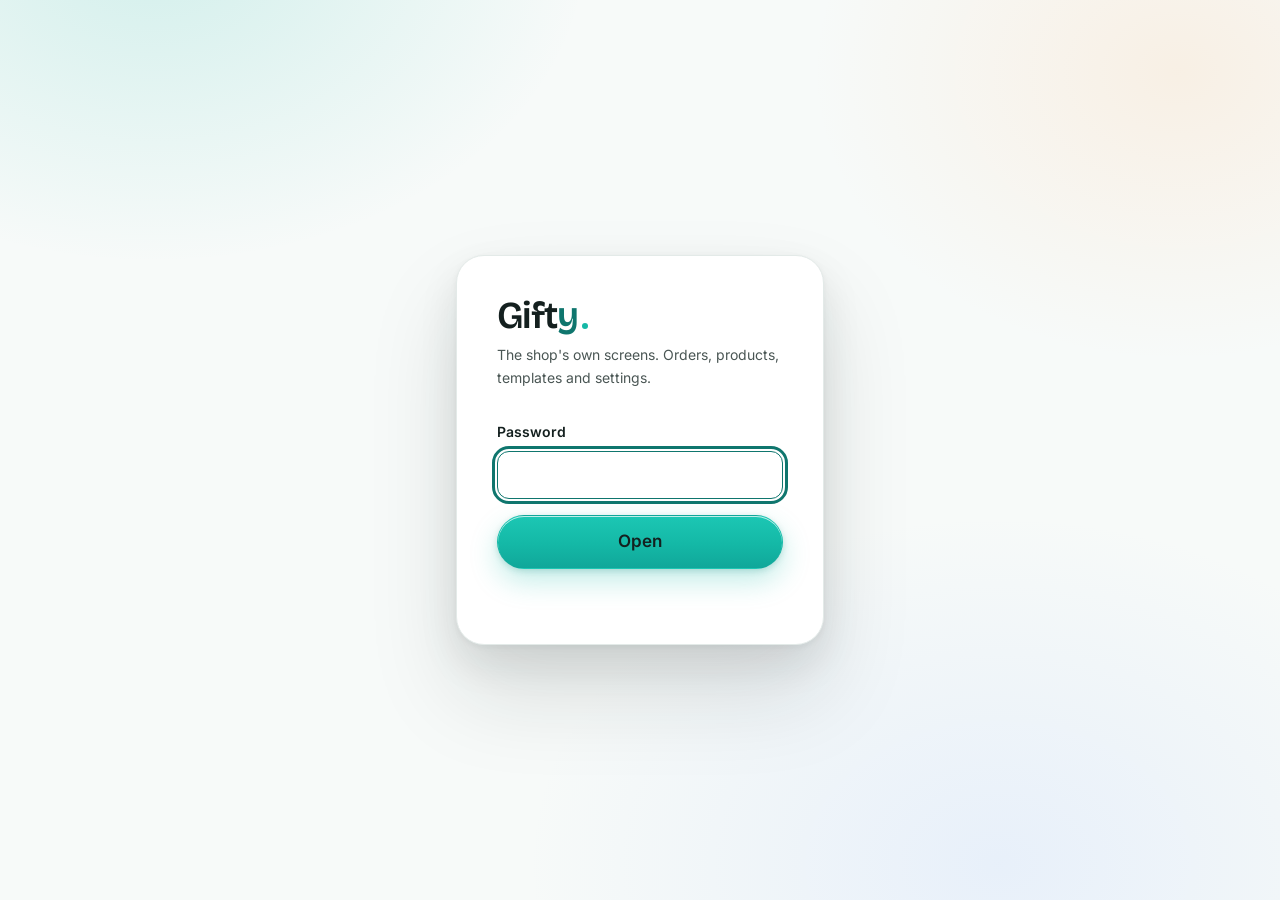
<file: admin/index.html>
<!doctype html>
<html lang="en" dir="ltr">
<head>
<meta charset="utf-8">
<meta name="viewport" content="width=device-width, initial-scale=1">
<title>Gifty</title>
<meta name="robots" content="noindex, nofollow">
<meta name="referrer" content="no-referrer">

<link rel="stylesheet" href="../css/tokens.css?v=0.3.6">
<link rel="stylesheet" href="../css/base.css?v=0.3.6">

<style>
  /* The gate. One card on the same field the storefront and the dashboard both
     sit on, so the three screens read as one product. */
  body {
    display: grid;
    place-items: center;
    min-block-size: 100svb;
    padding: var(--space-5);
    background: var(--paper-warm);
    background-image:
      radial-gradient(44rem 32rem at 12% -6%, rgb(20 184 166 / 0.16), transparent 62%),
      radial-gradient(38rem 30rem at 92% 8%, rgb(255 186 122 / 0.16), transparent 60%),
      radial-gradient(46rem 34rem at 78% 96%, rgb(138 178 255 / 0.14), transparent 64%);
    background-attachment: fixed;
  }

  .gate {
    inline-size: min(23rem, 100%);
    padding: var(--space-7);
    background: var(--paper);
    border: 1px solid var(--line);
    border-radius: var(--radius-xl);
    box-shadow: var(--elev-4), var(--edge);
  }

  /* It arrives rather than appearing. This is the only screen in the project
     with nothing else on it, so the one card gets the one animation. */
  @media (prefers-reduced-motion: no-preference) {
    .gate { animation: gate-in 620ms var(--ease-out) both; }
  }

  @keyframes gate-in {
    from { opacity: 0; transform: translateY(14px) scale(0.98); }
    to   { opacity: 1; transform: none; }
  }

  .gate h1 {
    display: flex;
    align-items: center;
    gap: 1px;
    font-size: var(--text-2xl);
    letter-spacing: -0.03em;
    margin-block-end: var(--space-2);
  }
  .gate h1 span { color: var(--teal-deep); }
  .gate h1::after {
    content: "";
    inline-size: 6px;
    block-size: 6px;
    margin-inline-start: 3px;
    margin-block-start: 0.5em;
    border-radius: var(--radius-full);
    background: var(--teal);
  }

  .gate__sub {
    font-size: var(--text-sm);
    color: var(--ink-soft);
    margin-block-end: var(--space-6);
  }

  .gate label { display: block; font-size: var(--text-sm); font-weight: 600; margin-block-end: var(--space-2); }
  .gate input {
    inline-size: 100%;
    min-block-size: 48px;
    padding-inline: var(--space-4);
    border: 1px solid var(--line);
    border-radius: var(--radius-md);
    background: var(--paper);
    font-size: var(--text-base);
    transition: border-color var(--t-instant) var(--ease-out);
  }
  .gate input:hover { border-color: var(--ink-faint); }
  .gate input:focus-visible { border-color: var(--teal-deep); }
  .gate .btn { inline-size: 100%; margin-block-start: var(--space-4); }
  .gate p.msg {
    margin-block-start: var(--space-4);
    font-size: var(--text-sm);
    min-block-size: 1.4em;
    color: var(--signal);      /* 4.53:1 */
  }

  /* A wrong password shakes the card once. It is the whole error message: the
     text underneath says what happened, and this says it landed. */
  .gate.is-wrong { animation: gate-no 420ms var(--ease-in-out) 1; }

  @keyframes gate-no {
    0%, 100% { transform: none; }
    18%      { transform: translateX(-7px); }
    42%      { transform: translateX(6px); }
    68%      { transform: translateX(-3px); }
  }

  @media (prefers-reduced-motion: reduce) {
    .gate.is-wrong { animation: none; }
  }
</style>
</head>
<body>

<form class="gate" id="gate" autocomplete="off">
  <h1>Gift<span>y</span></h1>
  <p class="gate__sub">The shop's own screens. Orders, products, templates and settings.</p>
  <label for="pw">Password</label>
  <input type="password" id="pw" autocomplete="current-password" autofocus>
  <button class="btn btn--primary" type="submit" id="go">Open</button>
  <p class="msg" id="msg" role="status"></p>
</form>

<script defer src="payload.js?v=0.3.6"></script>
<script>
/* The gate. Derives a key from the password, decrypts the dashboard, and hands
   the document over to it. A wrong password fails at the cipher, so there is
   nothing here to compare against and nothing to leak.

   This is not the access control. The access control is the rule on the data
   that names exactly one account. This keeps the shop's screens, its address
   and its number out of a public repository. */
(function () {
  'use strict';

  var form = document.getElementById('gate');
  var msg = document.getElementById('msg');
  var go = document.getElementById('go');

  var bytes = function (b64) {
    var bin = atob(b64);
    var out = new Uint8Array(bin.length);
    for (var i = 0; i < bin.length; i++) out[i] = bin.charCodeAt(i);
    return out;
  };

  form.addEventListener('animationend', function (e) {
    if (e.animationName === 'gate-no') form.classList.remove('is-wrong');
  });

  form.addEventListener('submit', function (e) {
    e.preventDefault();
    var payload = window.GIFTY_ADMIN_PAYLOAD;
    if (!payload) { msg.textContent = 'This page did not load fully. Reload it.'; return; }

    var pw = document.getElementById('pw').value;
    if (!pw) return;

    go.disabled = true;
    msg.textContent = 'Opening';

    var enc = new TextEncoder();
    crypto.subtle.importKey('raw', enc.encode(pw), 'PBKDF2', false, ['deriveKey'])
      .then(function (base) {
        return crypto.subtle.deriveKey(
          { name: 'PBKDF2', salt: bytes(payload.salt), iterations: payload.kdf.iterations, hash: payload.kdf.hash },
          base, { name: 'AES-GCM', length: 256 }, false, ['decrypt']);
      })
      .then(function (key) {
        return crypto.subtle.decrypt({ name: 'AES-GCM', iv: bytes(payload.iv) }, key, bytes(payload.ct));
      })
      .then(function (plain) {
        var html = new TextDecoder().decode(plain);
        /* The dashboard signs in with the same password, so hand it over in
           memory rather than making anyone type it twice. */
        window.__pw = pw;
        document.open();
        document.write(html);
        document.close();
      })
      .catch(function () {
        go.disabled = false;
        msg.textContent = 'That password does not open it.';
        /* The shake is the confirmation that the attempt landed. Removed the
           moment it ends, so a second wrong password shakes it again rather
           than doing nothing. */
        form.classList.remove('is-wrong');
        void form.offsetWidth;
        form.classList.add('is-wrong');
        document.getElementById('pw').select();
      });
  });
})();
</script>
</body>
</html>
</file>
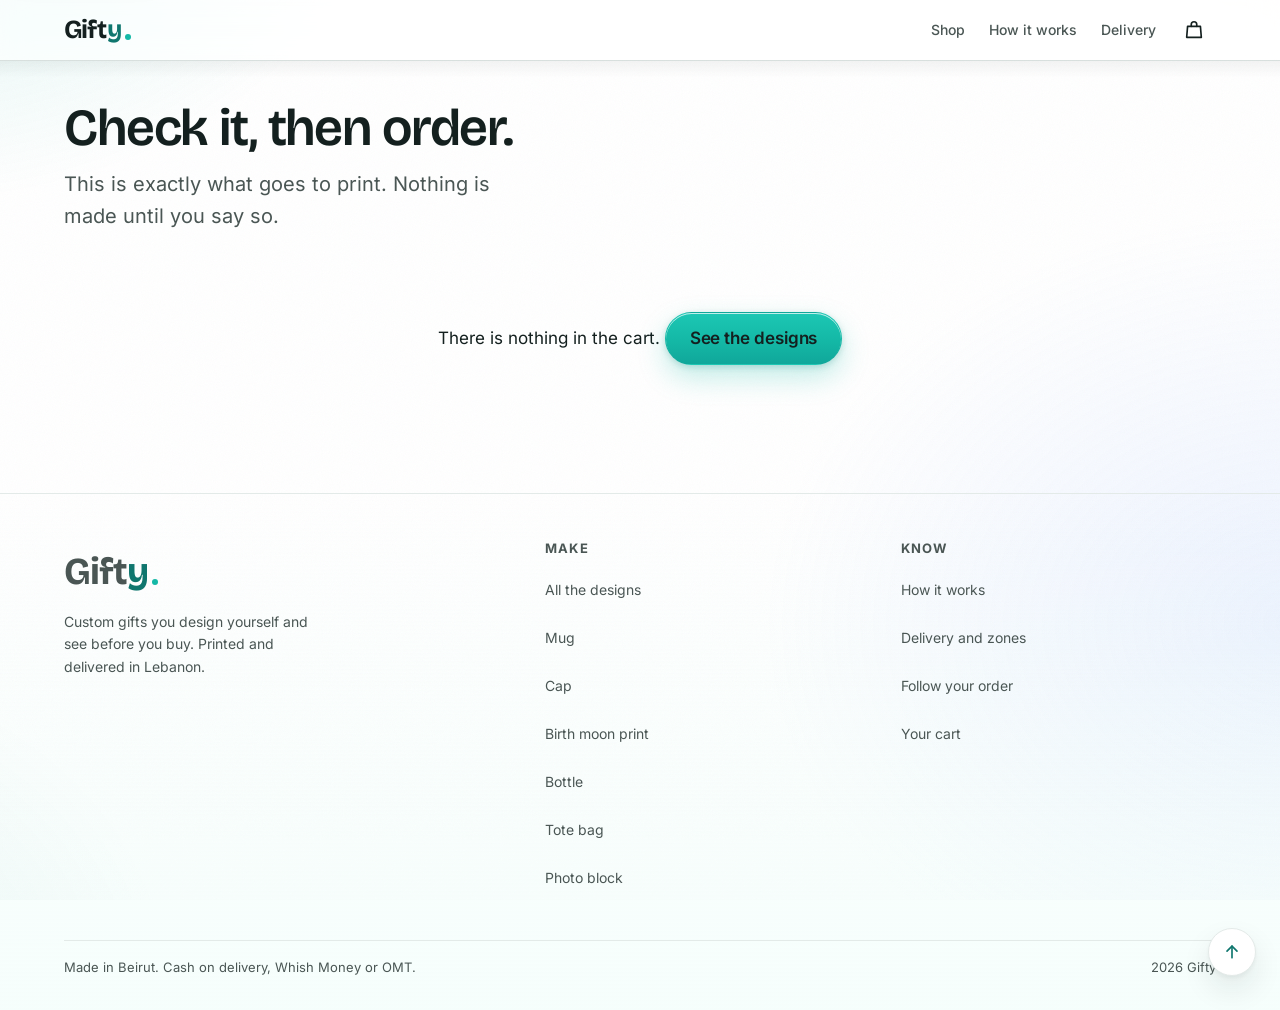
<file: checkout.html>
<!doctype html>
<html lang="en" dir="ltr">
<head>
<meta charset="utf-8">
<meta name="viewport" content="width=device-width, initial-scale=1">
<title>Check it, then order. Gifty</title>
<meta name="description" content="See exactly what goes to print, approve it, and tell us where to send it.">
<meta name="theme-color" content="#14B8A6">
<meta name="robots" content="noindex">
<link rel="icon" href="favicon.svg?v=0.3.6" type="image/svg+xml">
<link rel="apple-touch-icon" href="apple-touch-icon.png?v=0.3.6">

<meta name="version" content="0.3.6">

<link rel="preload" href="fonts/bricolage-grotesque-var-latin.woff2?v=0.3.6" as="font" type="font/woff2" crossorigin>
<link rel="preload" href="fonts/inter-var-latin.woff2?v=0.3.6" as="font" type="font/woff2" crossorigin>

<link rel="stylesheet" href="css/tokens.css?v=0.3.6">
<link rel="stylesheet" href="css/base.css?v=0.3.6">
<link rel="stylesheet" href="css/atmosphere.css?v=0.3.6">
<link rel="stylesheet" href="css/chrome.css?v=0.3.6">
<link rel="stylesheet" href="css/shop.css?v=0.3.6">
<link rel="stylesheet" href="css/checkout.css?v=0.3.6">
<script>
/* Two decisions, both before anything paints, both only ever ADDING a class.
   Nothing on this page is hidden unless one of them is present.

   reveal-js  the scroll driven reveal is unavailable, so the observer path in
              js/main.js will run instead and it is allowed to hide things.
   lift-in    motion is welcome, so the first screen may deal itself out. There
              is no scroll above the fold to key an animation to, so this one is
              a plain delay and it has to be decided here or the first frame is
              already painted before it lands. */
(function(w,d){var ok=w.CSS&&CSS.supports&&CSS.supports('animation-timeline','view()');
var red=w.matchMedia&&w.matchMedia('(prefers-reduced-motion: reduce)').matches;
if(!ok&&!red&&'IntersectionObserver' in w)d.documentElement.classList.add('reveal-js');
if(!red)d.documentElement.classList.add('lift-in');})(window,document);
</script>
</head>
<body>

<!-- The air behind the page. Two sheets of soft light that move with the scroll
     and stand perfectly still when the reader does, and a grain over them that
     keeps forty rem wide gradients from banding on an eight bit panel. -->
<div class="atmos" aria-hidden="true">
  <div class="atmos__far"></div>
  <div class="atmos__near"></div>
</div>
<div class="grain" aria-hidden="true"></div>
<div class="scroll-line" aria-hidden="true"></div>


<a class="skip-link" href="#main">Skip to content</a>

<header class="site-header">
  <div class="wrap site-header__inner">
    <a class="wordmark" href="index.html">Gift<span>y</span></a>
    <nav class="site-nav" aria-label="Main">
      <a class="site-nav__primary" href="shop.html">Shop</a>
      <a href="index.html#how">How it works</a>
      <a href="index.html#delivery">Delivery</a>
    </nav>
    <button class="nav-toggle" type="button" aria-expanded="false" aria-controls="navSheet" aria-label="Menu">
      <svg class="bars" viewBox="0 0 24 24" fill="none" stroke="currentColor" stroke-width="2" stroke-linecap="round" aria-hidden="true"><path d="M4 7h16M4 12h16M4 17h16"/></svg>
      <svg class="x" viewBox="0 0 24 24" fill="none" stroke="currentColor" stroke-width="2" stroke-linecap="round" aria-hidden="true"><path d="M6 6l12 12M18 6L6 18"/></svg>
    </button>
    <a class="cart-link" href="cart.html" aria-label="Cart">
      <svg viewBox="0 0 24 24" fill="none" stroke="currentColor" stroke-width="1.8" stroke-linecap="round" stroke-linejoin="round" aria-hidden="true">
        <path d="M5 8h14l1 12H4z"/>
        <path d="M9 8V6a3 3 0 0 1 6 0v2"/>
      </svg>
      <span class="cart-link__count" data-cart-count hidden>0</span>
    </a>
  </div>
</header>
<!-- The phone menu. Hidden until js/nav.js opens it; a page without the script
     has a header with Shop and the cart, which is what it had before. -->
<div class="nav-sheet" id="navSheet" hidden>
  <nav class="nav-sheet__panel" aria-label="Menu">
      <a href="shop.html">All the designs <svg viewBox="0 0 24 24" fill="none" stroke="currentColor" stroke-width="2" stroke-linecap="round" stroke-linejoin="round" aria-hidden="true"><path d="M5 12h14"/><path d="M13 6l6 6-6 6"/></svg></a>
      <a href="moon.html">Your birth moon <svg viewBox="0 0 24 24" fill="none" stroke="currentColor" stroke-width="2" stroke-linecap="round" stroke-linejoin="round" aria-hidden="true"><path d="M5 12h14"/><path d="M13 6l6 6-6 6"/></svg></a>
      <a href="cart.html">Your cart <svg viewBox="0 0 24 24" fill="none" stroke="currentColor" stroke-width="2" stroke-linecap="round" stroke-linejoin="round" aria-hidden="true"><path d="M5 12h14"/><path d="M13 6l6 6-6 6"/></svg></a>
    <div class="nav-sheet__minor">
      <a href="index.html#how">How it works</a>
      <a href="index.html#delivery">Delivery and zones</a>
      <a href="track.html">Follow your order</a>
    </div>
  </nav>
</div>

<main id="main">
  <div class="wrap">

    <!-- ------------------------------------------------------------ done -->
    <section class="done" id="done" hidden>
      <p class="done__tick" aria-hidden="true">
        <svg viewBox="0 0 48 48" fill="none" stroke="currentColor" stroke-width="3" stroke-linecap="round" stroke-linejoin="round"><path d="M12 25l8 8 16-18"/></svg>
      </p>
      <h1>That is on its way!</h1>
      <p class="lede">Order <strong id="doneNumber"></strong>, arriving <strong id="doneDate"></strong>.</p>
      <p class="done__note" id="doneNote"></p>
      <p class="done__actions">
        <a class="btn btn--primary" id="doneTrack" href="track.html">Follow your order</a>
        <a class="btn btn--quiet" href="shop.html">Make another</a>
      </p>
    </section>

    <!-- ----------------------------------------------------------- order -->
    <div id="flow">

      <div class="page-head reveal">
        <h1>Check it, then order.</h1>
        <p class="lede">This is exactly what goes to print. Nothing is made until you say so.</p>
      </div>

      <p class="cart-empty" id="empty" hidden>
        <span>There is nothing in the cart.</span>
        <a class="btn btn--primary" href="shop.html">See the designs</a>
      </p>

      <p class="notice notice--off" id="offNotice" hidden>
        Ordering is not switched on yet. You can still check your proof below, and we can
        take the order by message in the meantime.
      </p>

      <p class="cart-error" id="fatal" hidden></p>

      <div class="checkout" id="checkout" hidden>

        <form class="checkout__main" id="checkoutForm" novalidate>
          <section aria-labelledby="proofHead">
            <h2 class="step" id="proofHead"><span class="step__n">1</span> Your proof</h2>
            <ul class="proofs" id="proofs" role="list"></ul>

            <label class="approve" id="approveBox">
              <input type="checkbox" id="approve">
              <span>
                <strong>This is right. Print it.</strong>
                <span class="approve__sub">We print exactly this. Colours on a screen and colours on a mug are never a perfect match.</span>
              </span>
            </label>
            <p class="field__error" id="err-approve" hidden></p>
          </section>

          <section aria-labelledby="detailsHead">
            <h2 class="step" id="detailsHead"><span class="step__n">2</span> Where it goes</h2>

            <div class="field">
              <label for="name">Your name</label>
              <input type="text" id="name" autocomplete="name" maxlength="80" required>
              <p class="field__error" id="err-name" hidden></p>
            </div>
            <div class="field">
              <label for="phone">Phone</label>
              <input type="tel" id="phone" autocomplete="tel" maxlength="24" placeholder="03 123 456" required>
              <p class="field__error" id="err-phone" hidden></p>
              <p class="field__hint">So the driver can call when they are outside.</p>
            </div>
            <div class="field">
              <label for="email">Email <span class="field__opt">optional</span></label>
              <input type="email" id="email" autocomplete="email" maxlength="120">
              <p class="field__hint">In case the phone does not answer. Nothing is sent to it otherwise.</p>
            </div>
            <div class="field">
              <label for="zone">Area</label>
              <span id="zoneWrap"></span>
              <p class="field__hint" id="zoneHint"></p>
            </div>
            <div class="field">
              <label for="address">Address</label>
              <textarea id="address" rows="3" maxlength="400" autocomplete="street-address" required></textarea>
              <p class="field__error" id="err-address" hidden></p>
              <p class="field__hint">Street, building, floor, and a landmark if there is one.</p>
            </div>
          </section>

          <section aria-labelledby="payHead">
            <h2 class="step" id="payHead"><span class="step__n">3</span> Paying</h2>
            <div class="pays" id="pays" role="radiogroup" aria-label="How you want to pay"></div>

            <div class="field" id="refField" hidden>
              <label for="reference">Transfer reference</label>
              <input type="text" id="reference" maxlength="60">
              <p class="field__error" id="err-reference" hidden></p>
              <p class="field__hint">The number the transfer gives you, so we can match it.</p>
            </div>

            <div class="field">
              <label for="notes">Anything we should know <span class="field__opt">optional</span></label>
              <textarea id="notes" rows="2" maxlength="600"></textarea>
            </div>
          </section>
        </form>

        <aside class="checkout__side" aria-label="Total">
          <h2>The order</h2>
          <ul class="side-items" id="sideItems" role="list"></ul>
          <div class="totals">
            <div><span>Things</span><span id="sumItems"></span></div>
            <div><span>Delivery</span><span id="sumDelivery"></span></div>
            <div class="totals__grand"><span>Total</span><span id="sumTotal"></span></div>
          </div>
          <p class="cart-promise" id="sumPromise"></p>

          <p class="cart-error" id="formError" hidden role="alert"></p>

          <button class="btn btn--primary checkout__go" type="submit" form="checkoutForm" id="place" disabled>
            Place the order
          </button>
          <p class="cart-note" id="goNote">Cash on delivery. No account, no card.</p>
        </aside>

      </div>
    </div>

  </div>
</main>

<footer class="site-footer">
  <div class="wrap">
    <div class="site-footer__inner">
      <div class="site-footer__brand">
        <a class="wordmark" href="index.html">Gift<span>y</span></a>
        <p class="site-footer__say">
          Custom gifts you design yourself and see before you buy. Printed and delivered in Lebanon.
        </p>
      </div>

      <nav aria-labelledby="ft-make">
        <h2 id="ft-make">Make</h2>
        <ul role="list">
          <li><a href="shop.html">All the designs</a></li>
          <li><a href="customize.html?p=mug">Mug</a></li>
          <li><a href="customize.html?p=cap">Cap</a></li>
          <li><a href="moon.html">Birth moon print</a></li>
          <li><a href="customize.html?p=bottle">Bottle</a></li>
          <li><a href="customize.html?p=tote">Tote bag</a></li>
          <li><a href="customize.html?p=photo-block">Photo block</a></li>
        </ul>
      </nav>

      <nav aria-labelledby="ft-know">
        <h2 id="ft-know">Know</h2>
        <ul role="list">
          <li><a href="index.html#how">How it works</a></li>
          <li><a href="index.html#delivery">Delivery and zones</a></li>
          <li><a href="track.html">Follow your order</a></li>
          <li><a href="cart.html">Your cart</a></li>
        </ul>
      </nav>
    </div>

    <div class="site-footer__base">
      <p>Made in Beirut. Cash on delivery, Whish Money or OMT.</p>
      <p><span id="year">2026</span> Gifty</p>
    </div>
  </div>
</footer>

<script defer src="js/firebase-config.js?v=0.3.6"></script>
<script defer src="js/data.js?v=0.3.6"></script>
<script defer src="js/recipe.js?v=0.3.6"></script>
<script defer src="js/engine/warp.js?v=0.3.6"></script>
<script defer src="js/engine/design.js?v=0.3.6"></script>
<script defer src="js/engine/render.js?v=0.3.6"></script>
<script defer src="js/engine/state.js?v=0.3.6"></script>
<script defer src="js/engine/price.js?v=0.3.6"></script>
<script defer src="js/proof.js?v=0.3.6"></script>
<script defer src="js/delivery.js?v=0.3.6"></script>
<script defer src="js/cart.js?v=0.3.6"></script>
<script defer src="js/nav.js?v=0.3.6"></script>
<script defer src="js/order.js?v=0.3.6"></script>
<script defer src="js/checkout.js?v=0.3.6"></script>
<script defer src="js/main.js?v=0.3.6"></script>
<script defer src="js/motion.js?v=0.3.6"></script>
</body>
</html>
</file>
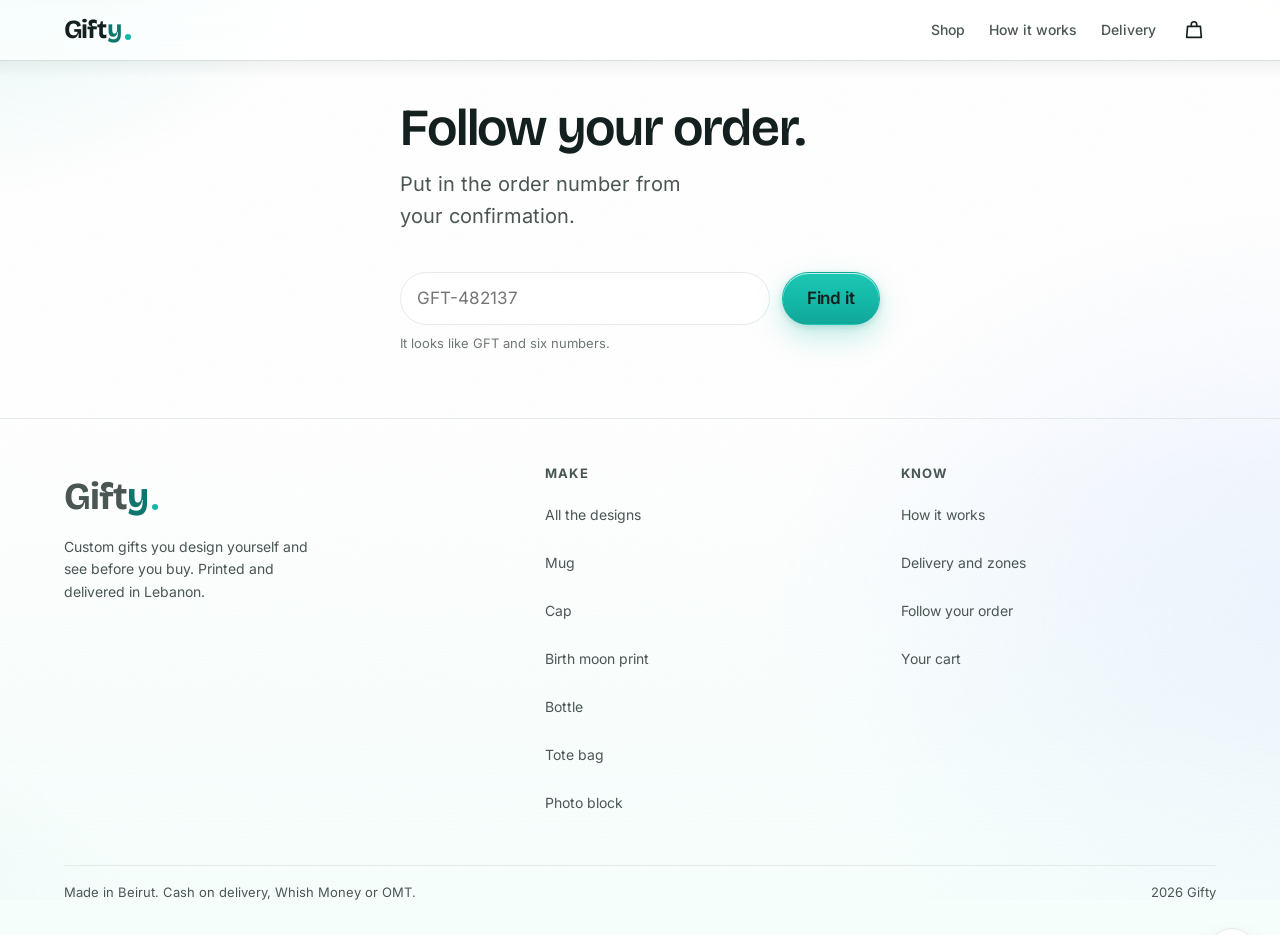
<file: track.html>
<!doctype html>
<html lang="en" dir="ltr">
<head>
<meta charset="utf-8">
<meta name="viewport" content="width=device-width, initial-scale=1">
<title>Follow your order. Gifty</title>
<meta name="description" content="Where your order is and the day it lands. No login, just the order number.">
<meta name="theme-color" content="#14B8A6">
<meta name="robots" content="noindex">
<link rel="icon" href="favicon.svg?v=0.3.6" type="image/svg+xml">
<link rel="apple-touch-icon" href="apple-touch-icon.png?v=0.3.6">

<meta name="version" content="0.3.6">

<link rel="preload" href="fonts/bricolage-grotesque-var-latin.woff2?v=0.3.6" as="font" type="font/woff2" crossorigin>
<link rel="preload" href="fonts/inter-var-latin.woff2?v=0.3.6" as="font" type="font/woff2" crossorigin>

<link rel="stylesheet" href="css/tokens.css?v=0.3.6">
<link rel="stylesheet" href="css/base.css?v=0.3.6">
<link rel="stylesheet" href="css/atmosphere.css?v=0.3.6">
<link rel="stylesheet" href="css/chrome.css?v=0.3.6">
<link rel="stylesheet" href="css/shop.css?v=0.3.6">
<link rel="stylesheet" href="css/checkout.css?v=0.3.6">
<script>
/* Two decisions, both before anything paints, both only ever ADDING a class.
   Nothing on this page is hidden unless one of them is present.

   reveal-js  the scroll driven reveal is unavailable, so the observer path in
              js/main.js will run instead and it is allowed to hide things.
   lift-in    motion is welcome, so the first screen may deal itself out. There
              is no scroll above the fold to key an animation to, so this one is
              a plain delay and it has to be decided here or the first frame is
              already painted before it lands. */
(function(w,d){var ok=w.CSS&&CSS.supports&&CSS.supports('animation-timeline','view()');
var red=w.matchMedia&&w.matchMedia('(prefers-reduced-motion: reduce)').matches;
if(!ok&&!red&&'IntersectionObserver' in w)d.documentElement.classList.add('reveal-js');
if(!red)d.documentElement.classList.add('lift-in');})(window,document);
</script>
</head>
<body>

<!-- The air behind the page. Two sheets of soft light that move with the scroll
     and stand perfectly still when the reader does, and a grain over them that
     keeps forty rem wide gradients from banding on an eight bit panel. -->
<div class="atmos" aria-hidden="true">
  <div class="atmos__far"></div>
  <div class="atmos__near"></div>
</div>
<div class="grain" aria-hidden="true"></div>
<div class="scroll-line" aria-hidden="true"></div>


<a class="skip-link" href="#main">Skip to content</a>

<header class="site-header">
  <div class="wrap site-header__inner">
    <a class="wordmark" href="index.html">Gift<span>y</span></a>
    <nav class="site-nav" aria-label="Main">
      <a class="site-nav__primary" href="shop.html">Shop</a>
      <a href="index.html#how">How it works</a>
      <a href="index.html#delivery">Delivery</a>
    </nav>
    <button class="nav-toggle" type="button" aria-expanded="false" aria-controls="navSheet" aria-label="Menu">
      <svg class="bars" viewBox="0 0 24 24" fill="none" stroke="currentColor" stroke-width="2" stroke-linecap="round" aria-hidden="true"><path d="M4 7h16M4 12h16M4 17h16"/></svg>
      <svg class="x" viewBox="0 0 24 24" fill="none" stroke="currentColor" stroke-width="2" stroke-linecap="round" aria-hidden="true"><path d="M6 6l12 12M18 6L6 18"/></svg>
    </button>
    <a class="cart-link" href="cart.html" aria-label="Cart">
      <svg viewBox="0 0 24 24" fill="none" stroke="currentColor" stroke-width="1.8" stroke-linecap="round" stroke-linejoin="round" aria-hidden="true">
        <path d="M5 8h14l1 12H4z"/>
        <path d="M9 8V6a3 3 0 0 1 6 0v2"/>
      </svg>
      <span class="cart-link__count" data-cart-count hidden>0</span>
    </a>
  </div>
</header>
<!-- The phone menu. Hidden until js/nav.js opens it; a page without the script
     has a header with Shop and the cart, which is what it had before. -->
<div class="nav-sheet" id="navSheet" hidden>
  <nav class="nav-sheet__panel" aria-label="Menu">
      <a href="shop.html">All the designs <svg viewBox="0 0 24 24" fill="none" stroke="currentColor" stroke-width="2" stroke-linecap="round" stroke-linejoin="round" aria-hidden="true"><path d="M5 12h14"/><path d="M13 6l6 6-6 6"/></svg></a>
      <a href="moon.html">Your birth moon <svg viewBox="0 0 24 24" fill="none" stroke="currentColor" stroke-width="2" stroke-linecap="round" stroke-linejoin="round" aria-hidden="true"><path d="M5 12h14"/><path d="M13 6l6 6-6 6"/></svg></a>
      <a href="cart.html">Your cart <svg viewBox="0 0 24 24" fill="none" stroke="currentColor" stroke-width="2" stroke-linecap="round" stroke-linejoin="round" aria-hidden="true"><path d="M5 12h14"/><path d="M13 6l6 6-6 6"/></svg></a>
    <div class="nav-sheet__minor">
      <a href="index.html#how">How it works</a>
      <a href="index.html#delivery">Delivery and zones</a>
      <a href="track.html" aria-current="page">Follow your order</a>
    </div>
  </nav>
</div>

<main id="main">
  <div class="wrap track">

    <div class="page-head reveal">
      <h1>Follow your order.</h1>
      <p class="lede" id="intro">Put in the order number from your confirmation.</p>
    </div>

    <form class="track__find" id="find">
      <label class="visually-hidden" for="number">Order number</label>
      <input type="text" id="number" placeholder="GFT-482137" autocomplete="off"
             spellcheck="false" maxlength="14" aria-describedby="findHint">
      <button class="btn btn--primary" type="submit">Find it</button>
    </form>
    <p class="field__hint" id="findHint">It looks like GFT and six numbers.</p>

    <p class="cart-error" id="error" hidden role="alert"></p>

    <section id="result" hidden aria-live="polite">
      <p class="track__status" id="status"></p>
      <h2 class="section__title" id="orderNumber"></h2>
      <p class="lede" id="promised"></p>

      <div class="track__steps" id="steps"></div>

      <h2 class="section__title" id="whatHead">What is being made</h2>
      <div class="track__items" id="items"></div>

      <p class="cart-note" id="foot">
        Anything wrong? Reply to the confirmation email and we will sort it out.
      </p>
    </section>

  </div>
</main>

<footer class="site-footer">
  <div class="wrap">
    <div class="site-footer__inner">
      <div class="site-footer__brand">
        <a class="wordmark" href="index.html">Gift<span>y</span></a>
        <p class="site-footer__say">
          Custom gifts you design yourself and see before you buy. Printed and delivered in Lebanon.
        </p>
      </div>

      <nav aria-labelledby="ft-make">
        <h2 id="ft-make">Make</h2>
        <ul role="list">
          <li><a href="shop.html">All the designs</a></li>
          <li><a href="customize.html?p=mug">Mug</a></li>
          <li><a href="customize.html?p=cap">Cap</a></li>
          <li><a href="moon.html">Birth moon print</a></li>
          <li><a href="customize.html?p=bottle">Bottle</a></li>
          <li><a href="customize.html?p=tote">Tote bag</a></li>
          <li><a href="customize.html?p=photo-block">Photo block</a></li>
        </ul>
      </nav>

      <nav aria-labelledby="ft-know">
        <h2 id="ft-know">Know</h2>
        <ul role="list">
          <li><a href="index.html#how">How it works</a></li>
          <li><a href="index.html#delivery">Delivery and zones</a></li>
          <li><a href="track.html">Follow your order</a></li>
          <li><a href="cart.html">Your cart</a></li>
        </ul>
      </nav>
    </div>

    <div class="site-footer__base">
      <p>Made in Beirut. Cash on delivery, Whish Money or OMT.</p>
      <p><span id="year">2026</span> Gifty</p>
    </div>
  </div>
</footer>

<script defer src="js/firebase-config.js?v=0.3.6"></script>
<script defer src="js/cart.js?v=0.3.6"></script>
<script defer src="js/nav.js?v=0.3.6"></script>
<script defer src="js/data.js?v=0.3.6"></script>
<script defer src="js/order.js?v=0.3.6"></script>
<script defer src="js/track.js?v=0.3.6"></script>
<script defer src="js/main.js?v=0.3.6"></script>
<script defer src="js/motion.js?v=0.3.6"></script>
</body>
</html>
</file>
<file: css/tokens.css>
/* Gifty design tokens.
   Nothing in this project uses a colour, size, or duration that is not defined here.
   Contrast ratios in the comments are measured, not estimated. Recheck with
   tools/check-release.mjs before changing any value. */

/* ---------- Typefaces. Self hosted, latin subset, variable. ---------- */

@font-face {
  font-family: 'Bricolage Grotesque';
  font-style: normal;
  font-weight: 200 800;
  font-stretch: 75% 100%;
  font-display: swap;
  src: url('../fonts/bricolage-grotesque-var-latin.woff2?v=0.3.6') format('woff2');
  unicode-range: U+0000-00FF, U+0131, U+0152-0153, U+02BB-02BC, U+02C6, U+02DA,
    U+02DC, U+0304, U+0308, U+0329, U+2000-206F, U+20AC, U+2122, U+2191, U+2193,
    U+2212, U+2215, U+FEFF, U+FFFD;
}

@font-face {
  font-family: 'Inter';
  font-style: normal;
  font-weight: 100 900;
  font-display: swap;
  src: url('../fonts/inter-var-latin.woff2?v=0.3.6') format('woff2');
  unicode-range: U+0000-00FF, U+0131, U+0152-0153, U+02BB-02BC, U+02C6, U+02DA,
    U+02DC, U+0304, U+0308, U+0329, U+2000-206F, U+20AC, U+2122, U+2191, U+2193,
    U+2212, U+2215, U+FEFF, U+FFFD;
}

/* Handwriting. Gift card message preview only. Loads only where it is used. */
@font-face {
  font-family: 'Caveat';
  font-style: normal;
  font-weight: 400 700;
  font-display: swap;
  src: url('../fonts/caveat-var-latin.woff2?v=0.3.6') format('woff2');
  unicode-range: U+0000-00FF, U+0131, U+0152-0153, U+02BB-02BC, U+02C6, U+02DA,
    U+02DC, U+0304, U+0308, U+0329, U+2000-206F, U+20AC, U+2122, U+2191, U+2193,
    U+2212, U+2215, U+FEFF, U+FFFD;
}

:root {
  /* ---------- Text roles. Ratios measured against --paper (#FFFFFF). ---------- */
  --ink:        #14201F;  /* body and headings              16.72:1  AA AAA */
  --ink-soft:   #4A5654;  /* secondary text                  7.64:1  AA AAA */
  --ink-faint:  #6E7876;  /* captions, disabled              4.55:1  AA      */
                          /* --ink-faint is rated on --paper ONLY. On --paper-warm
                             it measures 4.34:1 and fails. Use --ink-soft there. */
  --teal-deep:  #0F766E;  /* teal for TYPE and marks         5.47:1  AA      */
  --signal:     #CB4D29;  /* errors and destructive          4.53:1  AA      */

  /* ---------- Surface roles. Never used for text. ---------- */
  --paper:      #FFFFFF;  /* cards and raised surfaces */
  --paper-warm: #F7FAF9;  /* page ground, section alternation */
  --line:       #E3EAE8;  /* hairlines and borders */
  --teal:       #14B8A6;  /* FILLS only. Buttons and large shapes. */
  --teal-wash:  #ECFDF9;  /* tinted grounds, selected states */

  /* The trap, so it is not relearned: #14B8A6 on white is 2.49:1 and fails.
     Bright teal is a fill, deep teal is type.
     A --teal button takes --ink text  (6.72:1, passes).
     A --teal-deep button takes white  (5.47:1, passes).
     White on --teal is 2.49:1 and is never allowed. */

  /* ---------- Type ---------- */
  --font-display: 'Bricolage Grotesque', 'Segoe UI', system-ui, sans-serif;
  --font-ui: 'Inter', system-ui, -apple-system, 'Segoe UI', sans-serif;
  --font-hand: 'Caveat', 'Segoe Script', cursive;

  /* Fluid from 375px to 1280px. Mobile is the first value, not the fallback. */
  --text-xs:   0.8125rem;
  --text-sm:   0.875rem;
  --text-base: clamp(1rem, 0.965rem + 0.15vw, 1.0625rem);
  --text-lg:   clamp(1.125rem, 1.06rem + 0.28vw, 1.25rem);
  --text-xl:   clamp(1.375rem, 1.25rem + 0.53vw, 1.625rem);
  --text-2xl:  clamp(1.75rem, 1.46rem + 1.24vw, 2.375rem);
  --text-3xl:  clamp(2.25rem, 1.75rem + 2.13vw, 3.25rem);
  --text-4xl:  clamp(2.625rem, 1.83rem + 3.39vw, 4.25rem);

  --leading-tight: 1.06;
  --leading-snug:  1.22;
  --leading-body:  1.6;

  --tracking-tight: -0.022em;
  --tracking-flat:  0;
  --tracking-wide:  0.08em;

  --measure: 62ch;      /* long form reading width */
  --measure-short: 34ch; /* headline and lede width */

  /* ---------- Space. 4px base. ---------- */
  --space-1:  0.25rem;
  --space-2:  0.5rem;
  --space-3:  0.75rem;
  --space-4:  1rem;
  --space-5:  1.5rem;
  --space-6:  2rem;
  --space-7:  2.5rem;
  --space-8:  3rem;
  --space-9:  4rem;
  --space-10: 5rem;

  --section-y: clamp(3.5rem, 2.2rem + 5.5vw, 6.5rem);
  /* The sticky header's height. Anything that has to clear it, an anchor
     landing, a sticky sidebar, reads this rather than guessing a number. */
  --header-h: 60px;
  --gutter:    clamp(1.125rem, 0.7rem + 1.8vw, 2rem);
  --page-max:  76rem;

  /* ---------- Radius ---------- */
  --radius-sm:   6px;
  --radius-md:   12px;
  --radius-lg:   20px;
  --radius-xl:   28px;
  --radius-full: 999px;

  /* ---------- Elevation ----------
     Four levels rather than two. Two was enough while the page ground was one
     flat white; once there is an atmosphere behind everything, a card and a
     floating panel need to read as different distances or the whole page goes
     soft. Every shadow is a stack: a tight contact term that says "this touches
     something", and a wide ambient term that says how far above it is. A single
     blur does one or the other and always looks like a sticker. */
  --elev-1: 0 1px 2px rgb(20 32 31 / 0.04), 0 2px 8px rgb(20 32 31 / 0.05);
  --elev-2: 0 2px 4px rgb(20 32 31 / 0.05), 0 14px 30px rgb(20 32 31 / 0.09);
  --elev-3: 0 2px 4px rgb(20 32 31 / 0.04),
            0 10px 22px rgb(20 32 31 / 0.07),
            0 30px 60px rgb(20 32 31 / 0.10);
  --elev-4: 0 2px 6px rgb(20 32 31 / 0.05),
            0 18px 40px rgb(20 32 31 / 0.09),
            0 48px 90px rgb(20 32 31 / 0.13);

  /* The lift a teal object casts. Grey under a saturated fill reads as dirt. */
  --elev-teal: 0 2px 6px rgb(15 118 110 / 0.20), 0 12px 28px rgb(20 184 166 / 0.26);

  /* The top edge catching the light. One inset hairline, the difference between
     a rectangle of colour and something with a thickness to it. */
  --edge:       inset 0 1px 0 rgb(255 255 255 / 0.72);
  --edge-quiet: inset 0 1px 0 rgb(255 255 255 / 0.45);

  /* ---------- Atmosphere ----------
     The page ground is not a colour any more, it is a field. These are the
     three lights in it. Kept far apart in hue so the drift is readable as
     movement rather than as one blob breathing. */
  --air-teal:  rgb(20 184 166 / 0.16);
  --air-warm:  rgb(255 186 122 / 0.20);
  --air-cool:  rgb(138 178 255 / 0.16);
  --air-deep:  rgb(15 118 110 / 0.09);

  /* Glass. Used by anything that floats over the field: the header, the view
     toggle, the sticky filter bar. Never over plain white, where it does
     nothing but cost a compositor layer. */
  --glass:      rgb(255 255 255 / 0.72);
  --glass-line: rgb(255 255 255 / 0.55);
  --glass-blur: saturate(1.6) blur(14px);

  /* The studio floor a rendered product sits on. Shared by the hero stage, the
     customizer stage and every card ground, so a mug looks like it is standing
     in the same room on all three screens. */
  --studio: radial-gradient(120% 92% at 50% 4%,
              #FFFFFF 0%, #F4FBF9 42%, #E8F5F2 74%, #DCEFEB 100%);

  /* ---------- Focus. Never the browser default. ----------
     An outline, not a box-shadow. Any component that sets its own box-shadow
     (a button with elevation, the skip link) has the same specificity as a bare
     :focus-visible rule and wins on order, which silently removes the ring.
     Outline cannot be clobbered that way and it follows border-radius. */
  --focus-color:  var(--teal-deep);   /* 5.47:1 on --paper */
  --focus-width:  3px;
  --focus-offset: 2px;

  /* ---------- Motion. One easing family, one duration ladder. ---------- */
  --ease-out:    cubic-bezier(0.22, 1, 0.36, 1);
  --ease-in-out: cubic-bezier(0.65, 0, 0.35, 1);
  /* Overshoots very slightly and settles. For things that arrive: a chip
     turning on, a badge counting up, a swatch being chosen. Never for anything
     that carries text a reader is mid sentence in. */
  --ease-spring: cubic-bezier(0.34, 1.42, 0.58, 1);
  /* Leaves fast, lands slow. For things that are being dismissed or committed,
     where the reader has already decided and waiting on the front of the curve
     is dead time. */
  --ease-snap:   cubic-bezier(0.16, 0.9, 0.22, 1);

  --t-instant: 120ms;  /* hover, press, toggle */
  --t-quick:   240ms;  /* panels, chips, price tick */
  --t-move:    420ms;  /* page level transitions, sheet open */
  --t-reveal:  700ms;  /* scroll entrances */
  --t-settle: 1100ms;  /* the once per page moments: the hero, the proof */

  /* One step of a stagger. A list of six is 6 by this, not six times a guess. */
  --stagger: 62ms;

  /* Every animation orients, confirms, or reveals. One that does none is deleted. */
}

/* Reduced motion is a first class rendering mode, not a degraded one.
   The site must look finished with every animation switched off. */
@media (prefers-reduced-motion: reduce) {
  :root {
    --t-instant: 0.01ms;
    --t-quick:   0.01ms;
    --t-move:    0.01ms;
    --t-reveal:  0.01ms;
    --t-settle:  0.01ms;
    --stagger:   0ms;
  }
}
</file>
<file: css/base.css>
/* Gifty base layer. Reset, typography, primitives.
   Logical properties only. Never margin-left, never text-align: right.
   That one habit is what makes an Arabic build a dir="rtl" attribute later. */

*, *::before, *::after { box-sizing: border-box; }

/* The hidden attribute must win. Any component that sets display (a flex panel,
   a grid cell) silently outranks the user agent's [hidden] rule, which shows
   every tab panel at once and looks like a broken page rather than a CSS bug. */
[hidden] { display: none !important; }

* { margin: 0; }

html {
  -webkit-text-size-adjust: 100%;
  text-size-adjust: 100%;
  scroll-behavior: smooth;
  /* Anchors and focus land below the sticky header, not under it. */
  scroll-padding-block-start: calc(var(--header-h) + var(--space-4));
}

@media (prefers-reduced-motion: reduce) {
  html { scroll-behavior: auto; }
}

body {
  min-block-size: 100svb;
  background: var(--paper);
  color: var(--ink);
  font-family: var(--font-ui);
  font-size: var(--text-base);
  line-height: var(--leading-body);
  font-synthesis-weight: none;
  -webkit-font-smoothing: antialiased;
  text-rendering: optimizeLegibility;
}

img, svg, video, canvas { display: block; max-inline-size: 100%; block-size: auto; }

input, button, textarea, select { font: inherit; color: inherit; }

h1, h2, h3, h4 {
  font-family: var(--font-display);
  font-weight: 600;
  line-height: var(--leading-tight);
  letter-spacing: var(--tracking-tight);
  text-wrap: balance;
}

h1 { font-size: var(--text-4xl); }
h2 { font-size: var(--text-3xl); }
h3 { font-size: var(--text-xl); line-height: var(--leading-snug); }

p { text-wrap: pretty; }

/* The underline thickens on hover rather than appearing, because appearing
   moves the baseline on some faces and a line of prose should not twitch when
   a cursor crosses it. */
a {
  color: var(--teal-deep);
  text-underline-offset: 0.16em;
  text-decoration-thickness: from-font;
  transition: text-decoration-color var(--t-instant) var(--ease-out);
}
a:hover { text-decoration-thickness: 2px; }

::selection { background: var(--teal-wash); color: var(--ink); }

ul[role="list"], ol[role="list"] { list-style: none; padding-inline-start: 0; }

/* ---------- Focus. Visible, ours, never the browser default. ---------- */

:focus-visible {
  outline: var(--focus-width) solid var(--focus-color);
  outline-offset: var(--focus-offset);
}

/* ---------- Layout primitives ---------- */

.wrap {
  inline-size: 100%;
  max-inline-size: var(--page-max);
  margin-inline: auto;
  padding-inline: var(--gutter);
}

.section { padding-block: var(--section-y); }
.section--warm { background: var(--paper-warm); }

.stack > * + * { margin-block-start: var(--flow, var(--space-4)); }

/* An eyebrow with a rule in front of it. The rule is what stops a line of
   uppercase teal reading as a stray label and makes it read as the top of a
   section. It is a flex item, not a pseudo element on the text, so it cannot
   fall out of step when the label wraps. */
.eyebrow {
  display: flex;
  align-items: center;
  gap: var(--space-3);
  font-size: var(--text-xs);
  font-weight: 700;
  letter-spacing: var(--tracking-wide);
  text-transform: uppercase;
  color: var(--teal-deep);
}

.eyebrow::before {
  content: "";
  flex: none;
  inline-size: var(--space-6);
  block-size: 2px;
  border-radius: var(--radius-full);
  background: linear-gradient(to right, var(--teal), color-mix(in srgb, var(--teal) 20%, transparent));
}

/* Centred sections want the rule on both sides or the block looks hung on a
   hook. This is the only variant. */
.eyebrow--centre { justify-content: center; }
.eyebrow--centre::after {
  content: "";
  flex: none;
  inline-size: var(--space-6);
  block-size: 2px;
  border-radius: var(--radius-full);
  background: linear-gradient(to left, var(--teal), color-mix(in srgb, var(--teal) 20%, transparent));
}

.lede {
  font-size: var(--text-lg);
  color: var(--ink-soft);
  max-inline-size: var(--measure-short);
}

.visually-hidden {
  position: absolute;
  inline-size: 1px; block-size: 1px;
  padding: 0; margin: -1px;
  overflow: hidden;
  clip-path: inset(50%);
  white-space: nowrap;
}

.skip-link {
  position: absolute;
  inset-block-start: var(--space-2);
  inset-inline-start: var(--space-2);
  z-index: 50;
  display: inline-flex;
  align-items: center;
  min-block-size: 44px;
  padding: var(--space-2) var(--space-4);
  background: var(--paper);
  color: var(--ink);
  border-radius: var(--radius-sm);
  box-shadow: var(--elev-2);
  transform: translateY(-200%);
  transition: transform var(--t-quick) var(--ease-out);
}
.skip-link:focus-visible { transform: translateY(0); }

/* ---------- Buttons ----------
   --teal fill takes --ink text (6.72:1). --teal-deep fill takes white (5.47:1).
   White on --teal is 2.49:1 and is never used. */

.btn {
  position: relative;
  display: inline-flex;
  align-items: center;
  justify-content: center;
  gap: var(--space-2);
  padding: var(--space-3) var(--space-5);
  min-block-size: 48px;          /* thumb target */
  border: 1px solid transparent;
  border-radius: var(--radius-full);
  font-weight: 600;
  font-size: var(--text-base);
  letter-spacing: -0.005em;
  text-decoration: none;
  cursor: pointer;
  isolation: isolate;            /* so the sheen cannot escape the pill */
  overflow: hidden;
  transition: transform var(--t-instant) var(--ease-out),
              background-color var(--t-instant) var(--ease-out),
              box-shadow var(--t-quick) var(--ease-out);
}

/* --mx and --my are the magnetic pull from js/motion.js and they are zero until
   a fine pointer comes near. Every transform on a button composes them, so the
   pull, the hover lift and the press scale stack instead of deleting each
   other, which is what an inline transform from the script would have done. */
.btn { transform: translate(var(--mx, 0px), var(--my, 0px)); }
.btn:active { transform: translate(var(--mx, 0px), var(--my, 0px)) scale(0.975); }   /* confirm */

/* The sheen. One diagonal band that crosses the pill on hover, once, and stops.
   It is a translate on a pseudo element, so it never touches layout, and it
   reads as the button having a surface rather than being a coloured rectangle.
   It starts off the leading edge and ends off the trailing one, so at rest
   there is nothing on screen to see: no hidden state to fail visible. */
.btn::after {
  content: "";
  position: absolute;
  inset-block: -60%;
  inset-inline-start: -60%;
  inline-size: 45%;
  background: linear-gradient(100deg, transparent, rgb(255 255 255 / 0.55), transparent);
  transform: translateX(-260%) rotate(14deg);
  pointer-events: none;
  z-index: -1;
}

@media (hover: hover) and (prefers-reduced-motion: no-preference) {
  .btn:hover::after { animation: btn-sheen 720ms var(--ease-out) 1; }
}

@keyframes btn-sheen {
  from { transform: translateX(-260%) rotate(14deg); }
  to   { transform: translateX(560%) rotate(14deg); }
}

/* The fill is a gradient rather than a flat colour, and both stops are on the
   fill side of the palette. --ink type on the lighter of the two measures
   6.72:1, which is the pair the contrast table names. */
.btn--primary {
  background: linear-gradient(180deg, #1CC7B4 0%, var(--teal) 55%, #10A79A 100%);
  background-color: var(--teal);
  color: var(--ink);
  box-shadow: var(--elev-teal), var(--edge);
}
.btn--primary:hover {
  background-image: linear-gradient(180deg, #26D6C2 0%, #16C1AE 55%, #12B0A2 100%);
  box-shadow: 0 3px 8px rgb(15 118 110 / 0.22), 0 16px 34px rgb(20 184 166 / 0.32), var(--edge);
  transform: translate(var(--mx, 0px), calc(var(--my, 0px) - 1px));
}

.btn--quiet {
  background: var(--paper);
  color: var(--ink);
  border-color: var(--line);
  box-shadow: var(--elev-1);
}
.btn--quiet:hover {
  background: var(--paper-warm);
  border-color: color-mix(in srgb, var(--teal-deep) 26%, var(--line));
  box-shadow: var(--elev-2);
  transform: translate(var(--mx, 0px), calc(var(--my, 0px) - 1px));
}

/* The press ripple. js/motion.js writes where the finger landed into --rx and
   --ry and adds the class; the keyframe does the rest and the class is removed
   when it ends. Nothing here exists unless that code ran. */
.btn.is-rippling::before {
  content: "";
  position: absolute;
  inset-block-start: var(--ry, 50%);
  inset-inline-start: var(--rx, 50%);
  inline-size: 8px;
  block-size: 8px;
  margin-block-start: -4px;
  margin-inline-start: -4px;
  border-radius: var(--radius-full);
  background: currentColor;
  pointer-events: none;
  animation: btn-ripple 560ms var(--ease-out) 1 both;
}

@keyframes btn-ripple {
  from { transform: scale(1);  opacity: 0.26; }
  to   { transform: scale(34); opacity: 0; }
}

@media (prefers-reduced-motion: reduce) {
  .btn.is-rippling::before { animation: none; }
}

/* ---------- Scroll reveal ----------
   Preferred path is the scroll driven animation, which runs off the main thread
   and therefore holds 60fps on a cheap Android. Firefox still has it flagged, so
   those browsers get an IntersectionObserver instead.

   Both paths fail visible, and that is the whole point of how this is written.
   The hidden state is never a plain static rule, because a ViewTimeline reports
   currentTime null once its subject sits far outside the scrollport, and while
   it is inactive the animation applies nothing. A static opacity: 0 underneath
   it therefore wins, and jumping to the end of the page renders it blank. So the
   hidden state comes only from a live animation, or from .reveal-js, which is
   set synchronously in the head and only when the observer path will really run.
   A browser that runs neither gets a finished page. */

.reveal { opacity: 1; }

@supports (animation-timeline: view()) {
  @media (prefers-reduced-motion: no-preference) {
    .reveal {
      animation: reveal-in linear both;
      animation-timeline: view();
      animation-range: entry 6% cover 27%;
    }
    /* Four ways in, not one. A card grid wants to grow, a wide band wants to
       come from the side, a headline wants to lift off a blur. Using the same
       fourteen pixel nudge for all three is what makes a page feel templated
       even when every other decision on it was right. */
    .reveal--rise  { animation-name: reveal-rise;  animation-range: entry 2% cover 32%; }
    .reveal--scale { animation-name: reveal-scale; }
    .reveal--blur  { animation-name: reveal-blur;  animation-range: entry 4% cover 34%; }
    .reveal--side  { animation-name: reveal-side; }
  }
}

@media (prefers-reduced-motion: no-preference) {
  .reveal-js .reveal { opacity: 0; transform: translateY(14px); }
  .reveal-js .reveal--rise  { transform: translateY(30px); }
  .reveal-js .reveal--scale { transform: translateY(16px) scale(0.965); }
  .reveal-js .reveal--blur  { transform: translateY(10px); filter: blur(9px); }
  .reveal-js .reveal--side  { transform: translateX(-26px); }

  .reveal-js .reveal.is-in {
    opacity: 1;
    transform: none;
    filter: none;
    transition: opacity var(--t-reveal) var(--ease-out),
                transform var(--t-reveal) var(--ease-out),
                filter var(--t-reveal) var(--ease-out);
    transition-delay: calc(var(--i, 0) * var(--stagger));
  }
}

@keyframes reveal-in {
  from { opacity: 0; transform: translateY(14px); }
  to   { opacity: 1; transform: none; }
}

@keyframes reveal-rise {
  from { opacity: 0; transform: translateY(34px); }
  to   { opacity: 1; transform: none; }
}

@keyframes reveal-scale {
  from { opacity: 0; transform: translateY(18px) scale(0.955); }
  to   { opacity: 1; transform: none; }
}

/* Blur is on the safe list with transform and opacity: it is a filter, it does
   not touch layout, and the compositor takes it. It is still the most expensive
   of the three, so it is spent on headlines and the proof and nothing else. */
@keyframes reveal-blur {
  from { opacity: 0; transform: translateY(12px); filter: blur(10px); }
  60%  { opacity: 1; }
  to   { opacity: 1; transform: none; filter: blur(0); }
}

@keyframes reveal-side {
  from { opacity: 0; transform: translateX(-30px); }
  to   { opacity: 1; transform: none; }
}

/* ---------- Stagger ----------
   A grid of six arriving together is a slab. Arriving one after another is a
   list being dealt. --i is the position and it is set here rather than by JS so
   the scroll driven path, which never runs a line of script, gets it too.

   The scroll driven path already staggers for free, because every card has its
   own view timeline and crosses the threshold at its own moment. This only
   bites on the IntersectionObserver fallback, where a whole row intersects at
   once, and on the load stagger below. */
.stagger > *:nth-child(1)  { --i: 0; }
.stagger > *:nth-child(2)  { --i: 1; }
.stagger > *:nth-child(3)  { --i: 2; }
.stagger > *:nth-child(4)  { --i: 3; }
.stagger > *:nth-child(5)  { --i: 4; }
.stagger > *:nth-child(6)  { --i: 5; }
.stagger > *:nth-child(7)  { --i: 6; }
.stagger > *:nth-child(8)  { --i: 7; }
.stagger > *:nth-child(n+9) { --i: 8; }

/* ---------- The load stagger ----------
   Everything above the fold has no scroll to key off, so the first screen deals
   itself out on a plain delay instead. The class comes from the head, in the
   same one line that decides the reveal path, and only when motion is welcome.
   Without it the first screen is simply there. */
@media (prefers-reduced-motion: no-preference) {
  .lift-in .lift {
    animation: lift-in var(--t-settle) var(--ease-out) both;
    animation-delay: calc(var(--i, 0) * var(--stagger));
  }
}

@keyframes lift-in {
  from { opacity: 0; transform: translateY(18px); }
  to   { opacity: 1; transform: none; }
}

/* ---------- Surfaces ----------
   One card. Everything that is a raised rectangle on this site is this, and the
   modifiers only change how far above the page it sits. Written here rather
   than five times across five sheets, which is how the shop card and the cart
   card drifted two pixels of radius apart. */

.surface {
  position: relative;
  background: var(--paper);
  border: 1px solid var(--line);
  border-radius: var(--radius-md);
  box-shadow: var(--elev-1), var(--edge-quiet);
}

.surface--lg    { border-radius: var(--radius-lg); }
.surface--float { box-shadow: var(--elev-3), var(--edge); }

/* Glass, for the few things that float OVER content rather than sitting in the
   page: the header, the customizer's view toggle, a sticky filter bar. The
   fallback matters more than the effect, so the solid colour is the declaration
   and the blur is the upgrade. */
.glass {
  background: var(--glass);
  border: 1px solid var(--glass-line);
}

@supports (backdrop-filter: blur(1px)) {
  .glass { backdrop-filter: var(--glass-blur); }
}

/* ---------- The headline reveal ----------

   js/motion.js wraps each word of an h1 in a span and adds .is-split. The words
   come up from behind their own line box, one after another, which is the one
   moment on the page worth spending a whole second on.

   Everything about it is owned by the class the script adds, so a page where
   the script never ran has a plain, finished headline. The overflow clip is
   part of the effect and it is on the same class for the same reason: a static
   clip would cut the descenders off a headline nobody ever animated. */

.is-split .word {
  display: inline-block;
  overflow: hidden;
  vertical-align: top;
  /* The clip has to leave room for a descender, and the negative margin gives
     the space straight back so the line box is unchanged. */
  padding-block-end: 0.14em;
  margin-block-end: -0.14em;
}

.is-split .word > span {
  display: inline-block;
  animation: word-up 820ms var(--ease-out) both;
  animation-delay: calc(var(--w, 0) * 52ms);
}

@keyframes word-up {
  from { transform: translateY(105%) rotate(2.5deg); opacity: 0; }
  to   { transform: none; opacity: 1; }
}

@media (prefers-reduced-motion: reduce) {
  .is-split .word > span { animation: none; }
}

/* ---------- Tilt ----------

   A card that leans a little toward the cursor and carries a highlight where
   the cursor is. Fine pointers only: on a touch screen there is no hover state
   to lean into and the transform just fights the tap.

   js/motion.js writes --tx, --ty and the pointer position; the card owns what
   it does with them. Both are zero at rest, so a card that never met a cursor
   is exactly the card it was before. */

@media (hover: hover) and (pointer: fine) {
  /* The lean lives on the individual rotate and translate properties, not on
     transform. Every card that tilts is also a .reveal, and a reveal is an
     animation on transform with a fill of both, which keeps applying its last
     keyframe for the life of the page and would silently delete a transform
     set here. The individual properties compose with it instead. The axis is
     (-ty, tx, 0): a rotation about that line by the pointer's distance from
     the centre is, for the few degrees involved, rotateX(-ty) then
     rotateY(tx), which is what a card leaning toward the cursor is. The
     vanishing point sits on the grid, so the six tiles share one. */
  :has(> [data-tilt]) { perspective: 1100px; }
  [data-tilt][data-tilt] {
    rotate: calc(-1 * var(--ty, 0)) var(--tx, 0) 0.001 calc(var(--tk, 0) * 3.4deg);
    translate: 0 var(--tz, 0px);
    transition: rotate var(--t-quick) var(--ease-out), translate var(--t-quick) var(--ease-out),
                box-shadow var(--t-quick) var(--ease-out);
  }
  [data-tilt][data-tilt].is-tilting {
    transition: rotate 60ms linear, translate 60ms linear, box-shadow var(--t-quick) var(--ease-out);
  }

  /* The specular. A soft light that follows the cursor across the card. It is
     a pseudo element the card owns, and it is transparent until the pointer
     gives it somewhere to be. */
  [data-tilt]::after {
    content: "";
    position: absolute;
    inset: 0;
    border-radius: inherit;
    pointer-events: none;
    background: radial-gradient(28rem 28rem at var(--px, 50%) var(--py, 50%),
                rgb(255 255 255 / 0.5), transparent 62%);
    opacity: var(--sheen, 0);
    transition: opacity var(--t-quick) var(--ease-out);
  }
}

@media (prefers-reduced-motion: reduce) {
  [data-tilt] { rotate: none; translate: none; }
}

/* ---------- Counting ----------
   A number that changed. Not a colour flash, which reads as an error; a small
   lift and settle, which reads as a fact being updated. */

.is-ticked { animation: tick 420ms var(--ease-spring) 1; }

@keyframes tick {
  0%   { transform: none; }
  38%  { transform: translateY(-3px) scale(1.07); }
  100% { transform: none; }
}

@media (prefers-reduced-motion: reduce) {
  .is-ticked { animation: none; }
}
</file>
<file: css/atmosphere.css>
/* Gifty. The air behind the page.
 *
 * Every screen used to be one flat white with a mint band every other section,
 * which is a layout, not a room. This sheet puts a field behind all of it: three
 * soft lights that do not move on their own and a grain that stops the large
 * gradients banding on a cheap panel.
 *
 * Three rules govern everything in here, and they are the reason it is safe to
 * put on a phone:
 *
 *   1. It is one fixed layer behind the content, not a per section background,
 *      so it is composited once and never repainted while the page scrolls.
 *   2. Nothing loops. The field is linked to the SCROLL, not to a clock, so it
 *      is perfectly still when the reader is still, costs nothing at idle, and
 *      reads as depth rather than as a screensaver in the corner of the eye.
 *      A browser without scroll timelines simply gets the field at rest, which
 *      is a finished picture.
 *   3. It never sits under small type. Sections that carry captions keep their
 *      own opaque ground, so every contrast ratio measured in tokens.css is
 *      still the ratio that is actually on screen.
 */

/* ---------------------------------------------------------------- the field */

.atmos {
  position: fixed;
  inset: 0;
  z-index: -1;
  pointer-events: none;
  overflow: hidden;
  /* The layer never changes size, so the browser can keep it on the GPU and
     forget about it. contain tells it that outright. */
  contain: strict;
}

/* Two sheets rather than one. They carry different lights and move at different
   rates, and that difference is the only thing that makes a flat gradient read
   as distance. A single sheet at any speed reads as the page sliding. */
.atmos__near,
.atmos__far {
  position: absolute;
  /* Oversized on every side, because both sheets translate and a sheet the size
     of the viewport shows its own edge the moment it does. */
  inset: -30%;
  will-change: transform;
}

.atmos__far {
  background:
    radial-gradient(46rem 34rem at 14% 8%,  var(--air-teal), transparent 66%),
    radial-gradient(38rem 30rem at 88% 2%,  var(--air-warm), transparent 62%);
}

.atmos__near {
  background:
    radial-gradient(52rem 40rem at 82% 62%, var(--air-cool), transparent 64%),
    radial-gradient(40rem 34rem at 8% 88%,  var(--air-deep), transparent 62%);
}

/* ---------------------------------------------------------------- the grain

   A hundred and eighty pixels of fractal noise, tiled, at three and a half
   percent. It is doing one job: the field is made of gradients forty rems
   across, and a gradient that wide steps visibly on an eight bit panel. Noise
   under it hides the steps. It is not a texture effect and it should not be
   visible as one. */

.grain {
  position: fixed;
  inset: 0;
  z-index: -1;
  pointer-events: none;
  opacity: 0.038;
  background-image: url("data:image/svg+xml,%3Csvg%20xmlns%3D%22http%3A%2F%2Fwww.w3.org%2F2000%2Fsvg%22%20width%3D%22180%22%20height%3D%22180%22%3E%3Cfilter%20id%3D%22g%22%3E%3CfeTurbulence%20type%3D%22fractalNoise%22%20baseFrequency%3D%220.9%22%20numOctaves%3D%224%22%20stitchTiles%3D%22stitch%22%2F%3E%3C%2Ffilter%3E%3Crect%20width%3D%22180%22%20height%3D%22180%22%20filter%3D%22url%28%23g%29%22%2F%3E%3C%2Fsvg%3E");
  background-size: 180px 180px;
  contain: strict;
}

/* A phone panel is small enough that the grain costs more than the banding it
   hides, and it is the device most likely to be on a battery. */
@media (max-width: 46rem) {
  .grain { opacity: 0.025; }
}

/* ------------------------------------------------------------ the drift

   Linked to the document scroll. The far sheet moves a fifth of the distance
   the near one does, which is the whole parallax and the only reason the two
   read as two. Both are pure translate, so this runs on the compositor and
   never touches layout or paint.

   Nothing is hidden by these keyframes, so a browser without scroll timelines
   gets the field standing still and the page is finished either way. */

@supports (animation-timeline: scroll()) {
  @media (prefers-reduced-motion: no-preference) {
    .atmos__far {
      animation: drift-far linear both;
      animation-timeline: scroll(root block);
    }
    .atmos__near {
      animation: drift-near linear both;
      animation-timeline: scroll(root block);
    }
  }
}

@keyframes drift-far {
  from { transform: translate3d(0, 0, 0) scale(1); }
  to   { transform: translate3d(-2%, -7%, 0) scale(1.06); }
}

@keyframes drift-near {
  from { transform: translate3d(0, 0, 0) scale(1); }
  to   { transform: translate3d(4%, -20%, 0) scale(1.12); }
}

/* ------------------------------------------------------- the reading grounds

   A section that carries captions keeps an opaque ground, because --ink-faint
   is rated against pure white and nothing else. The field is allowed behind
   headlines, product art and the hero, and it is not allowed behind small type.
   That is the whole rule and it is why the contrast table still holds. */

.section--warm {
  background: var(--paper-warm);
  position: relative;
}

/* The seam between an opaque section and the field. A hard edge between two
   near whites is a line the eye keeps finding; this makes it a fade instead. */
.section--warm::before,
.section--warm::after {
  content: "";
  position: absolute;
  inset-inline: 0;
  block-size: var(--space-6);
  pointer-events: none;
}
.section--warm::before {
  inset-block-start: calc(var(--space-6) * -1);
  background: linear-gradient(to bottom, transparent, var(--paper-warm));
}
.section--warm::after {
  inset-block-start: 100%;
  background: linear-gradient(to bottom, var(--paper-warm), transparent);
}

/* ------------------------------------------------------------ the scroll line

   Two pixels of teal across the top of the page that fills as the document
   does. It orients: on a long catalogue it is the only thing that says how much
   is left. It is a scaleX on the compositor and it costs one layer.

   It is not hidden when there is no timeline: it sits at zero width, which is
   what an unscrolled page should show anyway. */

.scroll-line {
  position: fixed;
  inset-block-start: 0;
  inset-inline: 0;
  z-index: 40;
  block-size: 2px;
  background: linear-gradient(to right, var(--teal-deep), var(--teal));
  transform: scaleX(0);
  transform-origin: 0 50%;
  pointer-events: none;
}

@supports (animation-timeline: scroll()) {
  .scroll-line {
    animation: scroll-fill linear both;
    animation-timeline: scroll(root block);
  }
}

@keyframes scroll-fill {
  from { transform: scaleX(0); }
  to   { transform: scaleX(1); }
}
</file>
<file: css/chrome.css>
/* Gifty. The chrome every page wears: header, cart link, footer.
   Lifted out of home.css when the shop and the cart arrived, because three
   pages copying a header is how a header starts drifting. */

/* ---------- Header ----------
   Glass over the field. The solid colour is the declaration and the blur is the
   upgrade, so a browser without backdrop-filter gets a header that is opaque
   enough to read against a photograph rather than a transparent one. */

.site-header {
  position: sticky;
  inset-block-start: 0;
  z-index: 20;
  background: rgb(255 255 255 / 0.82);
  border-block-end: 1px solid var(--line);
}

@supports (backdrop-filter: blur(1px)) {
  .site-header { background: rgb(255 255 255 / 0.68); backdrop-filter: var(--glass-blur); }
}

/* The shadow under the header. It is a gradient on a pseudo element rather than
   a box-shadow on the bar, so the scroll timeline below can fade it with an
   opacity, which the compositor takes, instead of animating a shadow, which it
   does not. It is present at rest, quietly: a header that only grows a shadow
   once you scroll looks detached for the first screen. */
.site-header::after {
  content: "";
  position: absolute;
  inset-block-start: 100%;
  inset-inline: 0;
  block-size: 18px;
  background: linear-gradient(to bottom, rgb(20 32 31 / 0.055), transparent);
  pointer-events: none;
}

@supports (animation-timeline: scroll()) {
  .site-header::after {
    animation: header-shade linear both;
    animation-timeline: scroll(root block);
    animation-range: 0 160px;
  }
}

@keyframes header-shade {
  from { opacity: 0.15; }
  to   { opacity: 1; }
}

.site-header__inner {
  display: flex;
  align-items: center;
  gap: var(--space-4);
  min-block-size: 60px;
}

/* ---------- Wordmark ---------- */

.wordmark {
  display: inline-flex;
  align-items: center;
  gap: 1px;
  min-block-size: 44px;   /* thumb target, not just the text box */
  font-family: var(--font-display);
  font-weight: 700;
  font-size: var(--text-xl);
  letter-spacing: -0.03em;
  color: var(--ink);
  text-decoration: none;
  margin-inline-end: auto;
}
.wordmark span { color: var(--teal-deep); }

/* The dot. It is the one piece of identity this site has that is not type, so
   it earns a press state: it squashes when the wordmark is clicked, which is
   the smallest possible confirmation that the tap landed. */
.wordmark::after {
  content: "";
  inline-size: 6px;
  block-size: 6px;
  margin-inline-start: 3px;
  margin-block-start: 0.5em;
  border-radius: var(--radius-full);
  background: var(--teal);
  transition: transform var(--t-quick) var(--ease-spring);
}
.wordmark:hover::after { transform: translateY(-3px) scale(1.35); }
.wordmark:active::after { transform: scale(0.7); }

/* ---------- Nav ---------- */

.site-nav { display: flex; align-items: center; gap: var(--space-5); }

.site-nav a {
  position: relative;
  display: inline-flex;
  align-items: center;
  min-block-size: 44px;
  color: var(--ink-soft);
  text-decoration: none;
  font-size: var(--text-sm);
  font-weight: 500;
  transition: color var(--t-instant) var(--ease-out);
}
.site-nav a:hover { color: var(--ink); }
.site-nav a[aria-current="page"] { color: var(--ink); font-weight: 600; }

/* The underline grows from the middle out. It is a scaleX on a pseudo element
   that is always in the layout, so nothing on the bar moves when it appears. */
.site-nav a::after {
  content: "";
  position: absolute;
  inset-block-end: 10px;
  inset-inline: 0;
  block-size: 2px;
  border-radius: var(--radius-full);
  background: var(--teal);
  transform: scaleX(0);
  transition: transform var(--t-quick) var(--ease-out);
}
.site-nav a:hover::after { transform: scaleX(1); }
.site-nav a[aria-current="page"]::after { transform: scaleX(1); }

/* Below the breakpoint only Shop stays in the bar. The rest moves into the
   sheet behind the menu button, so a phone can reach every page from every
   page, which before v0.3.5 it could not. */
.site-nav a:not(.site-nav__primary) { display: none; }

@media (min-width: 46rem) {
  .site-nav a:not(.site-nav__primary) { display: inline-flex; }
}

/* ---------- Phone menu ---------- */

.nav-toggle {
  display: inline-grid;
  place-items: center;
  inline-size: 44px;
  block-size: 44px;
  border: 0;
  border-radius: var(--radius-full);
  background: transparent;
  color: var(--ink);
  cursor: pointer;
  transition: background-color var(--t-instant) var(--ease-out);
}
.nav-toggle:hover { background: var(--teal-wash); }
.nav-toggle svg { inline-size: 22px; block-size: 22px; }
.nav-toggle .x { display: none; }
.nav-toggle[aria-expanded="true"] .bars { display: none; }
.nav-toggle[aria-expanded="true"] .x { display: block; }

@media (min-width: 46rem) {
  .nav-toggle { display: none; }
}

/* The sheet drops from under the header and the page behind it dims. It is
   hidden with the attribute and shown by a class the script sets, so a page
   where the script never ran has no sheet and a header that still works. */
.nav-sheet {
  position: fixed;
  inset: 0;
  z-index: 19;
  background: rgb(20 32 31 / 0.36);
}
.nav-sheet__panel {
  margin-block-start: calc(var(--header-h) + 1px);
  padding: var(--space-3) var(--gutter) var(--space-5);
  background: var(--paper);
  border-block-end: 1px solid var(--line);
  border-end-start-radius: var(--radius-xl);
  border-end-end-radius: var(--radius-xl);
  box-shadow: var(--elev-3);
  display: grid;
  gap: var(--space-1);
}
.nav-sheet a {
  display: flex;
  align-items: center;
  justify-content: space-between;
  min-block-size: 50px;
  padding-inline: var(--space-3);
  border-radius: var(--radius-md);
  color: var(--ink);
  font-family: var(--font-display);
  font-weight: 600;
  font-size: var(--text-lg);
  text-decoration: none;
  transition: background-color var(--t-instant) var(--ease-out);
}
.nav-sheet a:hover { background: var(--teal-wash); }
.nav-sheet a[aria-current="page"] { color: var(--teal-deep); }
.nav-sheet a svg { inline-size: 18px; block-size: 18px; color: var(--teal-deep); }
.nav-sheet__minor { border-block-start: 1px solid var(--line); margin-block-start: var(--space-2); padding-block-start: var(--space-2); }
.nav-sheet__minor a { font-family: var(--font-ui); font-weight: 500; font-size: var(--text-base); min-block-size: 46px; }

@media (prefers-reduced-motion: no-preference) {
  .nav-sheet.is-open { animation: sheet-dim 220ms var(--ease-out) both; }
  .nav-sheet.is-open .nav-sheet__panel { animation: sheet-in 260ms var(--ease-out) both; }
}
@keyframes sheet-dim { from { background: rgb(20 32 31 / 0); } to { background: rgb(20 32 31 / 0.36); } }
@keyframes sheet-in {
  from { opacity: 0; transform: translateY(-14px); }
  to   { opacity: 1; transform: none; }
}

/* The page does not scroll behind an open sheet. */
html[data-menu] { overflow: hidden; }
html[data-menu] body { overscroll-behavior: none; }

/* ---------- Back to the top ----------
   Parked below the bottom edge by a transform, never by opacity, so the rule
   that hides it is not a rule that can leave it hidden. */
.to-top {
  position: fixed;
  inset-block-end: calc(var(--space-5) + env(safe-area-inset-bottom, 0px));
  inset-inline-end: var(--space-5);
  z-index: 18;
  inline-size: 48px;
  block-size: 48px;
  border: 1px solid var(--line);
  border-radius: var(--radius-full);
  background: var(--paper);
  color: var(--teal-deep);
  box-shadow: var(--elev-2), var(--edge);
  display: grid;
  place-items: center;
  cursor: pointer;
  pointer-events: none;
  transform: translateY(calc(100% + var(--space-6) + 20px));
  transition: transform var(--t-quick) var(--ease-out);
}
.to-top svg { inline-size: 20px; block-size: 20px; }
.to-top.is-shown { transform: none; pointer-events: auto; }
.to-top:hover { color: var(--ink); }
.to-top:active { transform: scale(0.94); }

/* ---------- Cart link ---------- */

.cart-link {
  position: relative;
  display: inline-grid;
  place-items: center;
  inline-size: 44px;
  block-size: 44px;
  border-radius: var(--radius-full);
  color: var(--ink);
  text-decoration: none;
  transition: background-color var(--t-instant) var(--ease-out),
              transform var(--t-instant) var(--ease-out);
}
.cart-link:hover { background: var(--teal-wash); transform: translateY(-1px); }
.cart-link:active { transform: scale(0.94); }
.cart-link svg { inline-size: 22px; block-size: 22px; }

.cart-link__count {
  position: absolute;
  inset-block-start: 2px;
  inset-inline-end: 2px;
  min-inline-size: 18px;
  block-size: 18px;
  padding-inline: 5px;
  border-radius: var(--radius-full);
  background: var(--teal);
  color: var(--ink);
  font-size: 11px;
  font-weight: 700;
  line-height: 18px;
  text-align: center;
  font-variant-numeric: tabular-nums;
  box-shadow: 0 0 0 2px var(--paper);
}

/* The badge jumps when the number changes. js/cart.js adds the class and takes
   it off when the animation ends, so nothing here exists at rest. It is the
   only confirmation that a tap on Add to cart, two screens away, landed. */
.cart-link__count.is-bumped { animation: badge-bump 520ms var(--ease-spring) 1; }

@keyframes badge-bump {
  0%   { transform: scale(1); }
  32%  { transform: scale(1.55); }
  100% { transform: scale(1); }
}

@media (prefers-reduced-motion: reduce) {
  .cart-link__count.is-bumped { animation: none; }
}

/* ---------- Footer ----------
   Three columns on a desktop, one on a phone. It used to be one line, which is
   fine for a skeleton and reads as an unfinished site once everything above it
   is finished. */

.site-footer {
  position: relative;
  margin-block-start: var(--space-9);
  border-block-start: 1px solid var(--line);
  padding-block: var(--space-8) var(--space-6);
  font-size: var(--text-sm);
  color: var(--ink-soft);
  background: linear-gradient(to bottom, transparent, rgb(236 253 249 / 0.5));
}

.site-footer__inner {
  display: grid;
  gap: var(--space-6);
}

@media (min-width: 46rem) {
  .site-footer__inner {
    grid-template-columns: 1.4fr 1fr 1fr;
    gap: var(--space-7);
  }
}

.site-footer__brand .wordmark {
  font-size: var(--text-2xl);
  margin-inline-end: 0;
}

.site-footer__say {
  margin-block-start: var(--space-2);
  max-inline-size: 30ch;
  color: var(--ink-soft);
}

.site-footer h2 {
  font-size: var(--text-xs);
  font-family: var(--font-ui);
  font-weight: 700;
  letter-spacing: var(--tracking-wide);
  text-transform: uppercase;
  color: var(--ink-soft);
  margin-block-end: var(--space-3);
}

.site-footer ul { display: grid; gap: var(--space-1); }

/* A footer link is a real tap target, not a line of prose. Seven of them in a
   column at 44px is three hundred pixels, which is what a footer is for. */
.site-footer a {
  display: inline-flex;
  align-items: center;
  min-block-size: 44px;
  color: var(--ink-soft);
  text-decoration: none;
  transition: color var(--t-instant) var(--ease-out);
}
.site-footer a:hover { color: var(--teal-deep); text-decoration: underline; }

.site-footer__base {
  display: flex;
  flex-wrap: wrap;
  gap: var(--space-2) var(--space-5);
  justify-content: space-between;
  margin-block-start: var(--space-7);
  padding-block-start: var(--space-4);
  border-block-start: 1px solid var(--line);
  font-size: var(--text-xs);
}

/* ---------- Shared element transition ----------
   A template card carries the design straight into the customizer instead of
   dropping the buyer on a new screen and making them find it again. That is
   the "orient" job. Browsers without cross document view transitions just
   navigate, which is the same screen one frame sooner. */

@view-transition { navigation: auto; }

@media (prefers-reduced-motion: reduce) {
  ::view-transition-group(*),
  ::view-transition-old(*),
  ::view-transition-new(*) { animation: none !important; }
}

/* The morph itself, tuned rather than left at the browser default. The card
   the buyer tapped is the same object as the canvas they land on, so it moves
   at the page level duration and settles with the same easing as everything
   else that moves on this site. Everything around it cross fades. */

::view-transition-group(product-preview) {
  animation-duration: var(--t-move);
  animation-timing-function: var(--ease-out);
}

::view-transition-old(product-preview),
::view-transition-new(product-preview) {
  animation-duration: var(--t-move);
  animation-timing-function: var(--ease-out);
}

::view-transition-old(root),
::view-transition-new(root) {
  animation-duration: var(--t-quick);
  animation-timing-function: var(--ease-out);
}

/* The header does not cross fade with the page. It is the one thing that is
   genuinely the same object on both screens, so it holds still while the
   content under it changes, which is what makes the navigation read as one
   site rather than as two documents. */
.site-header { view-transition-name: site-header; }

::view-transition-old(site-header),
::view-transition-new(site-header) { animation: none; }
</file>
<file: css/shop.css>
/* Gifty. The shop and the cart.
   Two routes, one visual language, so they share a sheet. Logical properties
   only, and every tap target clears 44px because these two screens are almost
   entirely tap targets. */

/* ---------- Page head ---------- */

.page-head { padding-block: var(--space-7) var(--space-4); }
.page-head .eyebrow { margin-block-end: var(--space-3); }
.page-head h1 { font-size: var(--text-3xl); }
.page-head .lede { margin-block-start: var(--space-3); font-size: var(--text-lg); }

/* ---------- The promise bar ----------
   The date is the product. It sits above the catalogue, not buried in it, and
   it is the one thing on this screen that is allowed to look like a statement
   rather than a control. */

.promise-bar {
  display: flex;
  flex-wrap: wrap;
  align-items: center;
  gap: var(--space-2) var(--space-4);
  padding: var(--space-3) var(--space-4);
  background: linear-gradient(120deg, var(--teal-wash), rgb(255 255 255 / 0.7));
  border: 1px solid color-mix(in srgb, var(--teal-deep) 18%, var(--line));
  border-radius: var(--radius-lg);
  box-shadow: var(--elev-1), var(--edge);
}

.promise-bar__line {
  display: flex;
  align-items: center;
  gap: var(--space-2);
  font-size: var(--text-sm);
  font-weight: 700;
  color: var(--teal-deep);   /* 5.47:1 on --paper, 5.21:1 on --teal-wash */
  margin-inline-end: auto;
}

/* A dot that pulses twice when the date lands, and never again. The date is
   worked out asynchronously and a line of text quietly replacing another line
   of text is a change nobody sees. */
.promise-bar__line::before {
  content: "";
  inline-size: 8px;
  block-size: 8px;
  flex: none;
  border-radius: var(--radius-full);
  background: var(--teal);
}

@media (prefers-reduced-motion: no-preference) {
  .promise-bar__line::before { animation: dot-pulse 1.4s var(--ease-out) 2; }
}

/* Transform and opacity only. An expanding box-shadow ring is the obvious way
   to write this and it repaints the bar on every frame, which is the one thing
   this project does not allow an animation to do. */
@keyframes dot-pulse {
  0%, 100% { transform: scale(1);    opacity: 1; }
  40%      { transform: scale(1.55); opacity: 0.55; }
}

.zone-pick { display: inline-flex; }

.zone-select {
  min-block-size: 44px;
  padding-inline: var(--space-4);
  border: 1px solid var(--line);
  border-radius: var(--radius-full);
  background: var(--paper);
  color: var(--ink);
  font-size: var(--text-sm);
  font-weight: 600;
  cursor: pointer;
  box-shadow: var(--elev-1);
  transition: border-color var(--t-instant) var(--ease-out),
              box-shadow var(--t-instant) var(--ease-out);
}
.zone-select:hover { border-color: var(--teal-deep); box-shadow: var(--elev-2); }

/* ---------- Chips ---------- */

.chip {
  position: relative;
  display: inline-flex;
  align-items: center;
  gap: var(--space-2);
  min-block-size: 44px;
  padding-inline: var(--space-4);
  border: 1px solid var(--line);
  border-radius: var(--radius-full);
  background: var(--paper);
  color: var(--ink-soft);
  font-size: var(--text-sm);
  font-weight: 500;
  white-space: nowrap;
  cursor: pointer;
  transition: background-color var(--t-instant) var(--ease-out),
              color var(--t-instant) var(--ease-out),
              border-color var(--t-instant) var(--ease-out),
              transform var(--t-instant) var(--ease-out),
              box-shadow var(--t-instant) var(--ease-out);
}
.chip:hover {
  background: var(--paper-warm);
  color: var(--ink);
  border-color: color-mix(in srgb, var(--teal-deep) 28%, var(--line));
}
.chip:active { transform: scale(0.96); }

.chip[aria-pressed="true"] {
  background: var(--teal);
  border-color: var(--teal);
  color: var(--ink);          /* 6.72:1. White here would be 2.49:1. */
  font-weight: 700;
  box-shadow: var(--elev-teal), var(--edge);
}

/* ---------- Filters ----------
   Three axes, one scroller each. A phone gets the whole occasion list without
   a menu, and the row scrolls rather than wrapping into four lines. */

.filters {
  margin-block-start: var(--space-5);
  padding-block-end: var(--space-2);
}

.filter-row + .filter-row { margin-block-start: var(--space-3); }

.filter-row__label {
  display: block;
  font-size: var(--text-xs);
  font-weight: 700;
  letter-spacing: var(--tracking-wide);
  text-transform: uppercase;
  color: var(--ink-soft);
  margin-block-end: var(--space-2);
}

/* The row fades out at its trailing edge rather than stopping dead, which is
   what tells a thumb there is more of it. A mask, so it works over the field
   behind and over a card, and it costs no extra element. */
.filter-row__chips {
  display: flex;
  gap: var(--space-2);
  overflow-x: auto;
  overscroll-behavior-inline: contain;
  scrollbar-width: none;
  padding-block-end: var(--space-1);
  scroll-padding-inline: var(--gutter);
  -webkit-mask-image: linear-gradient(to right, #000 88%, transparent 100%);
  mask-image: linear-gradient(to right, #000 88%, transparent 100%);
}
.filter-row__chips::-webkit-scrollbar { display: none; }

.filters__clear {
  margin-block-start: var(--space-4);
  background: none;
  border: 0;
  padding-block: var(--space-2);
  padding-inline: 0;
  min-block-size: 44px;
  color: var(--teal-deep);
  font-size: var(--text-sm);
  font-weight: 700;
  text-decoration: underline;
  text-underline-offset: 0.16em;
  cursor: pointer;
}

/* ---------- The results ---------- */

.results-count {
  margin-block: var(--space-5) var(--space-3);
  font-size: var(--text-sm);
  font-weight: 600;
  color: var(--ink-soft);
}

.designs {
  display: grid;
  grid-template-columns: repeat(auto-fill, minmax(min(100%, 9.5rem), 1fr));
  gap: var(--space-4) var(--space-3);
}

@media (min-width: 46rem) {
  .designs { grid-template-columns: repeat(auto-fill, minmax(13rem, 1fr)); gap: var(--space-5); }
}

.design-card {
  position: relative;
  background: var(--paper);
  border: 1px solid var(--line);
  border-radius: var(--radius-lg);
  box-shadow: var(--elev-1), var(--edge-quiet);
  transition: box-shadow var(--t-quick) var(--ease-out);
}

@media (hover: hover) {
  .design-card:hover { box-shadow: var(--elev-3), var(--edge); }
}

.design-card__link {
  display: flex;
  flex-direction: column;
  block-size: 100%;
  color: var(--ink);
  text-decoration: none;
  border-radius: var(--radius-lg);
  overflow: hidden;
}

.design-card__art {
  position: relative;
  aspect-ratio: 9 / 7;
  background: var(--studio);
  border-block-end: 1px solid var(--line);
  display: grid;
  place-items: center;
  overflow: hidden;
}
.design-card__art canvas {
  inline-size: 100%;
  block-size: 100%;
  object-fit: contain;
  transition: transform var(--t-move) var(--ease-out);
}

@media (hover: hover) and (prefers-reduced-motion: no-preference) {
  .design-card:hover .design-card__art canvas { transform: scale(1.05); }
}

/* The card paints as soon as the recipe art is decoded, which is a fetch and a
   warp away. Until then the tile is a tinted ground, never a jumping skeleton,
   so nothing reflows when the render lands. */
.design-card__art[data-state="waiting"]::after {
  content: "";
  position: absolute;
  inset: 0;
  background: linear-gradient(120deg, transparent 30%, rgb(255 255 255 / 0.55) 50%, transparent 70%);
  animation: card-sheen 1.4s linear infinite;
}
@keyframes card-sheen {
  from { transform: translateX(-60%); }
  to   { transform: translateX(60%); }
}
/* Not "animation: none". A frozen sheen is a permanent white diagonal band
   sitting on the tile, which is worse than no sheen at all. */
@media (prefers-reduced-motion: reduce) {
  .design-card__art[data-state="waiting"]::after { content: none; }
}

.design-card__body {
  display: flex;
  flex-direction: column;
  gap: var(--space-1);
  padding: var(--space-3) var(--space-4) var(--space-4);
  flex: 1;
}

.design-card__name {
  font-family: var(--font-display);
  font-weight: 600;
  font-size: var(--text-base);
  line-height: var(--leading-snug);
  letter-spacing: var(--tracking-tight);
}

.design-card__meta {
  font-size: var(--text-xs);
  color: var(--ink-soft);
  font-variant-numeric: tabular-nums;
}

.design-card__ready {
  display: inline-flex;
  align-items: center;
  gap: var(--space-2);
  margin-block-start: auto;
  padding-block-start: var(--space-3);
  font-size: var(--text-xs);
  font-weight: 700;
  color: var(--teal-deep);
}

.design-card__todo {
  font-size: var(--text-xs);
  color: var(--ink-soft);
}

.no-results {
  padding: var(--space-8) var(--space-4);
  text-align: center;
  color: var(--ink-soft);
}

/* ---------- Start from blank ---------- */

.blank-start { margin-block-start: var(--space-9); }
.blank-start h2 { font-size: var(--text-xl); }
.blank-start p { margin-block-start: var(--space-2); color: var(--ink-soft); font-size: var(--text-sm); }

.blank-row {
  display: flex;
  gap: var(--space-2);
  overflow-x: auto;
  overscroll-behavior-inline: contain;
  scrollbar-width: none;
  margin-block-start: var(--space-4);
  padding-block-end: var(--space-2);
}
.blank-row::-webkit-scrollbar { display: none; }

.blank-row a {
  flex: 0 0 auto;
  display: inline-flex;
  align-items: center;
  gap: var(--space-2);
  min-block-size: 48px;
  padding-inline: var(--space-4);
  border: 1px solid var(--line);
  border-radius: var(--radius-full);
  background: var(--paper);
  color: var(--ink);
  font-size: var(--text-sm);
  font-weight: 600;
  text-decoration: none;
  box-shadow: var(--elev-1);
  transition: transform var(--t-instant) var(--ease-out),
              box-shadow var(--t-instant) var(--ease-out),
              border-color var(--t-instant) var(--ease-out);
}
.blank-row a:hover {
  background: var(--paper-warm);
  border-color: color-mix(in srgb, var(--teal-deep) 30%, var(--line));
  box-shadow: var(--elev-2);
  transform: translateY(-2px);
}
.blank-row svg { inline-size: 24px; block-size: 24px; color: var(--teal-deep); }

/* ---------- Cart ---------- */

.cart-layout { display: grid; gap: var(--space-6); align-items: start; }

@media (min-width: 56rem) {
  .cart-layout { grid-template-columns: 1fr 21rem; gap: var(--space-8); }
  .cart-side { position: sticky; inset-block-start: calc(var(--header-h) + var(--space-4)); }
}

.cart-list { display: grid; gap: var(--space-3); }

.cart-item {
  display: grid;
  grid-template-columns: 6rem 1fr;
  gap: var(--space-4);
  padding: var(--space-3);
  background: var(--paper);
  border: 1px solid var(--line);
  border-radius: var(--radius-lg);
  box-shadow: var(--elev-1), var(--edge-quiet);
  transition: box-shadow var(--t-quick) var(--ease-out);
}

@media (hover: hover) {
  .cart-item:hover { box-shadow: var(--elev-2); }
}

.cart-item__art {
  aspect-ratio: 9 / 7;
  border-radius: var(--radius-md);
  background: var(--studio);
  border: 1px solid var(--line);
  overflow: hidden;
}
.cart-item__art img { inline-size: 100%; block-size: 100%; object-fit: contain; }

.cart-item__body { display: flex; flex-direction: column; gap: var(--space-1); min-inline-size: 0; }

.cart-item__name {
  font-family: var(--font-display);
  font-weight: 600;
  font-size: var(--text-base);
}
.cart-item__lines { font-size: var(--text-xs); color: var(--ink-soft); }
.cart-item__price { font-weight: 700; font-variant-numeric: tabular-nums; }

.cart-item__actions {
  display: flex;
  flex-wrap: wrap;
  align-items: center;
  gap: var(--space-2) var(--space-4);
  margin-block-start: var(--space-2);
}

.qty {
  display: inline-flex;
  align-items: center;
  border: 1px solid var(--line);
  border-radius: var(--radius-full);
  overflow: hidden;
  background: var(--paper);
  box-shadow: var(--elev-1);
}
.qty button {
  inline-size: 44px;
  block-size: 44px;
  border: 0;
  background: var(--paper);
  color: var(--ink);
  font-size: var(--text-lg);
  line-height: 1;
  cursor: pointer;
  transition: background-color var(--t-instant) var(--ease-out);
}
.qty button:hover:not(:disabled) { background: var(--teal-wash); }
.qty button:active:not(:disabled) { background: var(--teal); }
.qty button:disabled { color: var(--ink-faint); cursor: default; }
.qty output {
  min-inline-size: 2rem;
  text-align: center;
  font-weight: 700;
  font-variant-numeric: tabular-nums;
}

.linkbtn {
  background: none;
  border: 0;
  padding-block: var(--space-2);
  padding-inline: 0;
  min-block-size: 44px;
  color: var(--teal-deep);
  font-size: var(--text-sm);
  font-weight: 600;
  text-decoration: underline;
  text-underline-offset: 0.16em;
  cursor: pointer;
}
.linkbtn--danger { color: var(--signal); }   /* 4.53:1 on --paper */

.cart-side {
  display: grid;
  gap: var(--space-4);
  padding: var(--space-5);
  background: var(--paper);
  border: 1px solid var(--line);
  border-radius: var(--radius-lg);
  box-shadow: var(--elev-2), var(--edge);
}

.cart-side h2 { font-size: var(--text-lg); }

.cart-side__zone { display: grid; gap: var(--space-2); }
.cart-side__area { font-size: var(--text-xs); color: var(--ink-soft); }

.totals { display: grid; gap: var(--space-2); font-size: var(--text-sm); }
.totals div { display: flex; justify-content: space-between; gap: var(--space-4); }
.totals span:last-child { font-variant-numeric: tabular-nums; }
.totals .totals__grand {
  padding-block-start: var(--space-3);
  border-block-start: 1px solid var(--line);
  font-family: var(--font-display);
  font-size: var(--text-xl);
  font-weight: 700;
}

.cart-promise {
  display: flex;
  align-items: center;
  gap: var(--space-2);
  padding: var(--space-3);
  background: var(--teal-wash);
  border: 1px solid color-mix(in srgb, var(--teal-deep) 18%, var(--line));
  border-radius: var(--radius-md);
  font-size: var(--text-sm);
  font-weight: 700;
  color: var(--teal-deep);
}

.cart-note { font-size: var(--text-xs); color: var(--ink-soft); }

.cart-empty {
  padding-block: var(--space-9);
  text-align: center;
}
.cart-empty p { margin-block: var(--space-3) var(--space-6); color: var(--ink-soft); }

.cart-error {
  padding: var(--space-4);
  border: 1px solid var(--signal);
  border-radius: var(--radius-md);
  background: color-mix(in srgb, var(--signal) 5%, var(--paper));
  color: var(--signal);
  font-size: var(--text-sm);
}


/* ---------- The cart's bar on a phone ----------
   Below the two column width the totals sit under the whole list, which on a
   long cart is a screen away from the thing the buyer came to press. This bar
   is the total and the button, stuck to the bottom of the screen while the
   list scrolls under it. It is display none where the sidebar already sits in
   view. */
.cart-bar {
  position: sticky;
  inset-block-end: var(--space-3);
  z-index: 5;
  display: flex;
  align-items: center;
  justify-content: space-between;
  gap: var(--space-4);
  padding: var(--space-3) var(--space-3) var(--space-3) var(--space-4);
  margin-block-start: var(--space-4);
  background: var(--paper);
  border: 1px solid var(--line);
  border-radius: var(--radius-lg);
  box-shadow: var(--elev-3), var(--edge);
}
.cart-bar__label { font-size: var(--text-xs); color: var(--ink-faint); text-transform: uppercase; letter-spacing: var(--tracking-wide); font-weight: 700; }
.cart-bar strong { display: block; font-family: var(--font-display); font-size: var(--text-xl); color: var(--ink); line-height: 1.1; }
.cart-bar .btn { flex: none; }

@media (min-width: 56rem) {
  .cart-bar { display: none; }
}
</file>
<file: css/checkout.css>
/* Gifty. Proof and checkout.
   One scrolling page, not a wizard. On a phone a wizard is three chances to
   lose someone, and there is nothing here that needs hiding from them. */

.notice {
  padding: var(--space-4);
  border-radius: var(--radius-md);
  font-size: var(--text-sm);
  margin-block-end: var(--space-5);
}
.notice--off {
  background: var(--teal-wash);
  border: 1px solid color-mix(in srgb, var(--teal-deep) 18%, var(--line));
  color: var(--ink-soft);
  box-shadow: var(--edge);
}

.checkout { display: grid; gap: var(--space-6); align-items: start; }

@media (min-width: 56rem) {
  .checkout { grid-template-columns: 1fr 21rem; gap: var(--space-8); }
  .checkout__side { position: sticky; inset-block-start: calc(var(--header-h) + var(--space-4)); }
}

.checkout__main > section + section { margin-block-start: var(--space-8); }

.step {
  display: flex;
  align-items: center;
  gap: var(--space-3);
  font-size: var(--text-xl);
  margin-block-end: var(--space-4);
}

.step__n {
  display: grid;
  place-items: center;
  inline-size: 2.1rem;
  block-size: 2.1rem;
  flex: none;
  border-radius: var(--radius-full);
  background: linear-gradient(180deg, #1CC7B4, #10A79A);
  background-color: var(--teal);
  color: var(--ink);          /* 6.72:1 */
  font-family: var(--font-display);
  font-size: var(--text-sm);
  font-weight: 700;
  box-shadow: var(--elev-teal), var(--edge);
}

/* ---------- The proof ---------- */

.proofs { display: grid; gap: var(--space-4); }

.proof {
  display: grid;
  grid-template-columns: 1fr;
  gap: var(--space-3);
  padding: var(--space-3);
  background: var(--paper);
  border: 1px solid var(--line);
  border-radius: var(--radius-lg);
  box-shadow: var(--elev-1), var(--edge-quiet);
}

@media (min-width: 34rem) {
  .proof { grid-template-columns: 14rem 1fr; gap: var(--space-5); align-items: center; }
}

.proof__art {
  aspect-ratio: 9 / 7;
  border-radius: var(--radius-md);
  background: var(--studio);
  border: 1px solid var(--line);
  overflow: hidden;
  display: grid;
  place-items: center;
}
.proof__art canvas { inline-size: 100%; block-size: 100%; object-fit: contain; }

.proof__body { display: flex; flex-direction: column; gap: var(--space-1); align-items: start; }
.proof__name { font-family: var(--font-display); font-weight: 600; font-size: var(--text-lg); }
.proof__words { font-size: var(--text-sm); color: var(--ink-soft); }

/* ---------- Approve ---------- */

/* The one checkbox on the site that a person has to mean. It is the size of a
   card and it lights up when it is ticked, because the next tap after it is the
   one that spends money. */
.approve {
  display: flex;
  align-items: start;
  gap: var(--space-3);
  margin-block-start: var(--space-5);
  padding: var(--space-5);
  background: var(--paper-warm);
  border: 1px solid var(--line);
  border-radius: var(--radius-lg);
  cursor: pointer;
  transition: border-color var(--t-quick) var(--ease-out),
              background-color var(--t-quick) var(--ease-out),
              box-shadow var(--t-quick) var(--ease-out);
}
.approve:hover { border-color: color-mix(in srgb, var(--teal-deep) 30%, var(--line)); }
.approve:has(input:checked) {
  background: var(--teal-wash);
  border-color: var(--teal);
  box-shadow: var(--elev-1), var(--edge);
}
.approve input {
  inline-size: 22px;
  block-size: 22px;
  flex: none;
  margin-block-start: 2px;
  accent-color: var(--teal-deep);
}
.approve span { display: block; }
/* --ink-soft, not --ink-faint: this box sits on --paper-warm. */
.approve__sub {
  margin-block-start: var(--space-1);
  font-size: var(--text-xs);
  color: var(--ink-soft);
  font-weight: 400;
}

/* ---------- Fields ---------- */

.field { margin-block-end: var(--space-4); }
.field label {
  display: block;
  font-size: var(--text-sm);
  font-weight: 600;
  margin-block-end: var(--space-2);
}
.field__opt { font-weight: 400; color: var(--ink-faint); }

.field input,
.field textarea {
  inline-size: 100%;
  min-block-size: 48px;
  padding: var(--space-3);
  border: 1px solid var(--line);
  border-radius: var(--radius-sm);
  background: var(--paper);
  color: var(--ink);
  font-size: var(--text-base);
}
.field textarea { min-block-size: 5rem; resize: vertical; line-height: 1.5; }
.field input:hover, .field textarea:hover { border-color: var(--ink-faint); }

.field__hint {
  margin-block-start: var(--space-2);
  font-size: var(--text-xs);
  color: var(--ink-faint);   /* 4.55:1 on --paper */
}

/* What is missing, said next to the box it is missing from, in the one colour
   this site uses for a problem. The border follows so a glance finds it. */
.field__error {
  margin-block-start: var(--space-2);
  font-size: var(--text-xs);
  font-weight: 600;
  color: var(--signal);   /* 4.53:1 on --paper */
}
.field input[aria-invalid="true"],
.field textarea[aria-invalid="true"] { border-color: var(--signal); }
.approve.is-missing { border-color: var(--signal); }

/* ---------- Paying ---------- */

.pays { display: grid; gap: var(--space-2); margin-block-end: var(--space-5); }

.pay {
  display: flex;
  align-items: start;
  gap: var(--space-3);
  min-block-size: 60px;
  padding: var(--space-4);
  border: 1px solid var(--line);
  border-radius: var(--radius-md);
  background: var(--paper);
  cursor: pointer;
  transition: border-color var(--t-instant) var(--ease-out),
              background-color var(--t-instant) var(--ease-out),
              box-shadow var(--t-instant) var(--ease-out);
}
.pay:hover { background: var(--paper-warm); }
.pay:has(input:checked) {
  border-color: var(--teal);
  background: var(--teal-wash);
  box-shadow: var(--elev-1), var(--edge);
}

.pay input {
  inline-size: 20px;
  block-size: 20px;
  flex: none;
  margin-block-start: 3px;
  accent-color: var(--teal-deep);
}
.pay strong { display: block; font-size: var(--text-base); }
.pay__blurb { display: block; font-size: var(--text-xs); color: var(--ink-soft); }

/* ---------- The side ---------- */

.checkout__side {
  display: grid;
  gap: var(--space-4);
  padding: var(--space-5);
  background: var(--paper);
  border: 1px solid var(--line);
  border-radius: var(--radius-lg);
  box-shadow: var(--elev-2), var(--edge);
}
.checkout__side h2 { font-size: var(--text-lg); }

.side-items { display: grid; gap: var(--space-2); font-size: var(--text-sm); }
.side-items li { display: flex; justify-content: space-between; gap: var(--space-4); }

.checkout__go { inline-size: 100%; }
.checkout__go:disabled { opacity: 0.5; cursor: default; }

/* ---------- Done ---------- */

.done { padding-block: var(--space-9); text-align: center; }
.done h1 { font-size: var(--text-3xl); }
.done .lede { margin-inline: auto; margin-block-start: var(--space-4); }

/* The tick draws itself once. It is the last thing anybody sees in this funnel
   and the only frame of it worth spending time on. */
.done__tick {
  display: grid;
  place-items: center;
  inline-size: 84px;
  block-size: 84px;
  margin-inline: auto;
  margin-block-end: var(--space-6);
  border-radius: var(--radius-full);
  background: var(--teal-wash);
  border: 1px solid color-mix(in srgb, var(--teal-deep) 22%, var(--line));
  color: var(--teal-deep);
  box-shadow: var(--elev-teal);
}

@media (prefers-reduced-motion: no-preference) {
  .done__tick { animation: tick-land 700ms var(--ease-spring) both; }
  .done__tick path {
    stroke-dasharray: 40;
    animation: tick-draw 520ms var(--ease-out) 260ms both;
  }
}

@keyframes tick-land {
  from { transform: scale(0.7); opacity: 0; }
  to   { transform: none; opacity: 1; }
}

@keyframes tick-draw {
  from { stroke-dashoffset: 40; }
  to   { stroke-dashoffset: 0; }
}
.done__tick svg { inline-size: 40px; block-size: 40px; }

.done__note { margin-block-start: var(--space-3); font-size: var(--text-sm); color: var(--ink-soft); }

.done__actions {
  display: flex;
  flex-wrap: wrap;
  gap: var(--space-3);
  justify-content: center;
  margin-block-start: var(--space-7);
}

/* ---------- Tracking ---------- */

.track { max-inline-size: 34rem; }

.track__status {
  display: inline-flex;
  align-items: center;
  gap: var(--space-2);
  padding: var(--space-2) var(--space-4);
  border-radius: var(--radius-full);
  background: var(--teal-wash);
  color: var(--teal-deep);
  font-size: var(--text-sm);
  font-weight: 700;
}

.track__steps {
  display: grid;
  gap: 0;
  margin-block-start: var(--space-6);
}

.track__step {
  display: grid;
  grid-template-columns: 28px 1fr;
  gap: var(--space-4);
  padding-block-end: var(--space-5);
}

.track__dot {
  position: relative;
  display: grid;
  place-items: center;
  inline-size: 30px;
  block-size: 30px;
  border-radius: var(--radius-full);
  border: 2px solid var(--line);
  background: var(--paper);
  color: var(--paper);
}
.track__step[data-done="yes"] .track__dot {
  background: var(--teal);
  border-color: var(--teal);
  color: var(--ink);
  box-shadow: var(--elev-teal);
}
.track__dot svg { inline-size: 15px; block-size: 15px; }

/* The line joining the dots is drawn on the dot, not between the rows, so it
   cannot fall out of step with the grid. */
.track__step:not(:last-child) .track__dot::after {
  content: "";
  position: absolute;
  inset-block-start: 100%;
  inline-size: 2px;
  block-size: var(--space-5);
  background: var(--line);
}
.track__step[data-done="yes"]:not(:last-child) .track__dot::after { background: var(--teal); }

.track__label { font-weight: 600; }
.track__when { font-size: var(--text-xs); color: var(--ink-soft); }

.track__items { display: grid; gap: var(--space-3); margin-block-start: var(--space-6); }
.track__item {
  display: grid;
  grid-template-columns: 4.5rem 1fr;
  gap: var(--space-4);
  align-items: center;
}
.track__item img {
  inline-size: 100%;
  border-radius: var(--radius-sm);
  border: 1px solid var(--line);
}

.track__find { display: flex; flex-wrap: wrap; gap: var(--space-3); margin-block-start: var(--space-5); }
.track__find input {
  flex: 1 1 12rem;
  min-block-size: 48px;
  padding-inline: var(--space-4);
  border: 1px solid var(--line);
  border-radius: var(--radius-full);
  background: var(--paper);
  font-size: var(--text-base);
  text-transform: uppercase;
}

/* ---------- The proof arrives ----------

   This is the moment the whole funnel is for: the buyer finds out whether the
   thing looks right. So it settles rather than appearing, once, slowly, the way
   something comes out of a wrapper.

   The hidden state lives in the keyframes and nowhere else. Without the class
   the drawing code adds, the proof is simply on screen. */

.proof__art.is-arriving {
  animation: proof-arrive var(--t-reveal) var(--ease-out) both;
  animation-delay: var(--proof-delay, 0ms);
}

@keyframes proof-arrive {
  from { opacity: 0; transform: scale(0.94); filter: blur(7px); }
  70%  { opacity: 1; filter: blur(0); }
  to   { opacity: 1; transform: none; filter: blur(0); }
}

@media (prefers-reduced-motion: reduce) {
  .proof__art.is-arriving { animation: none; }
}
</file>
